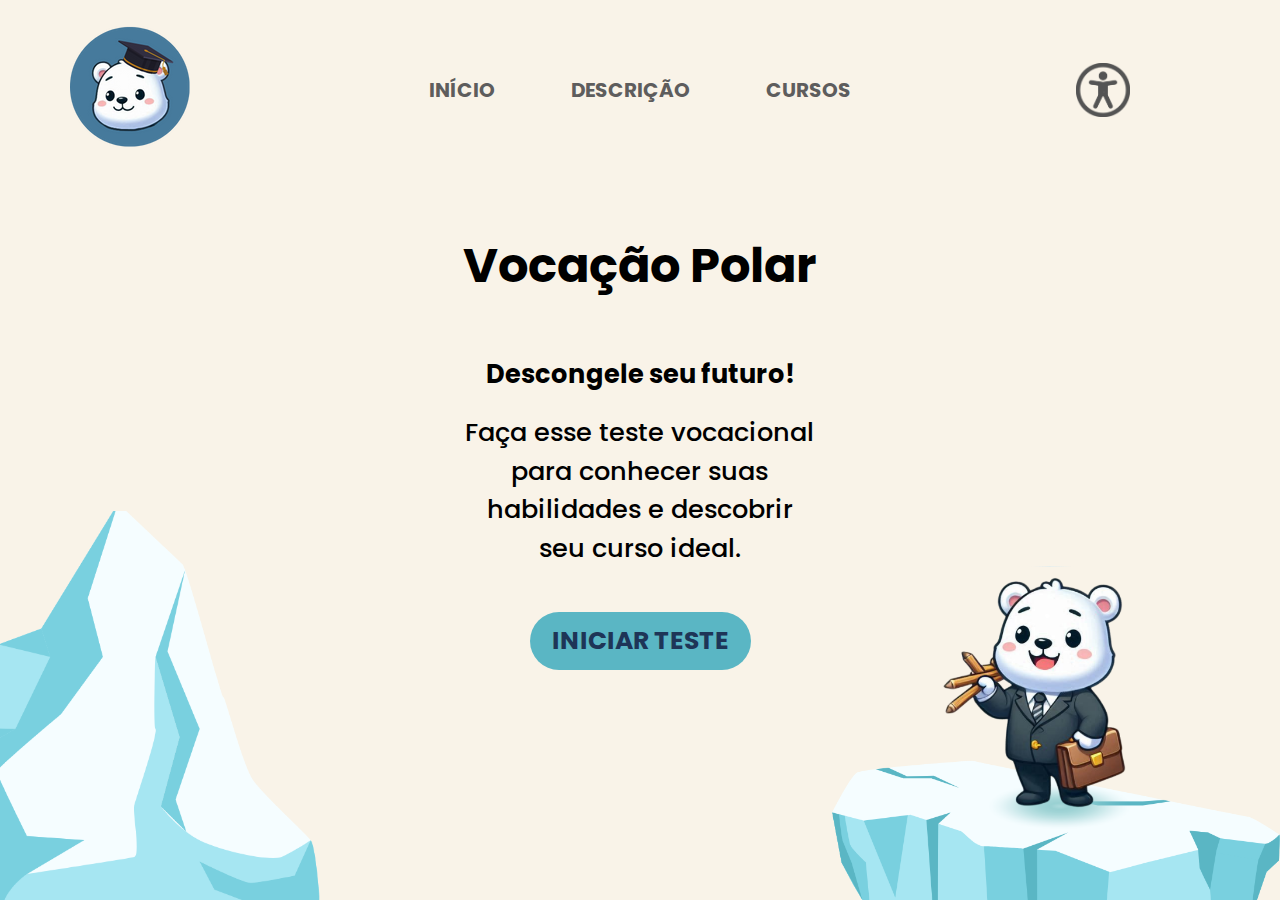
<file: index.html>
<!DOCTYPE html>
<html lang="pt-br">
<head>
    <meta charset="UTF-8">
    <meta name="viewport" content="width=device-width, initial-scale=1.0">
    <link rel="shortcut icon" type="image/png" href="../img/Teste-vocacional.ico">
    <link rel="stylesheet" href="style.css">
    <title>Vocação Polar - Descongele seu futuro!</title> 
</head>
<body>
    <header>
    <div class="img">
      <a href="index.html">  <img src="img/logo.png"  alt="Logo Urso com a lapela" class="imgLogo"></a>
    </div>

    <nav id="nav-bar">
        <ul>
            <li><a href="index.html">INÍCIO</a></li>
            <li><a href="descricao.html" data-target="descricao.html" class="nav-link">DESCRIÇÃO</a></li>
            <li><a href="cursos.html" data-target="cursos.html" class="nav-link">CURSOS</a></li>
        </ul>
    </nav>

    <div class="btn1">
    <img src="img/acess.png" alt="Botão de Acessibilidade" class="imgAcess"> 
  </div>

</header>

    <main class="carrossel"> 
        <div class="image-container">
            <img id="leftImage" class="left-image" src="img/gelo.png" alt="Iceberg">

            <div class="center-container" id="centerContainer">
                
               
                <h1>Vocação Polar</h1>
            <h2>Descongele seu futuro!</h2> 
                <p>Faça esse teste vocacional para conhecer suas habilidades e descobrir seu curso ideal.</p>
                <button class="btnIniciar" onclick="window.location.href='index2.html'"> INICIAR TESTE </button>
                <div class="logoetec">
                </div>
            </div>
            
            <img id="rightImage" class="right-image" src="img/urso.png" alt="Iceberg com o urso mascote">
        </div>
        
    </main>

  
    
   
</body>
<style>
        .btn1 {
            width: 33vw;
            display: flex;
            justify-content: flex-end;
            padding-right: 150px; /* Reduz o padding para mover a imagem para a esquerda */
            align-self: center;
            position: relative; /* Necessário para posicionar a mensagem */
        }

        .imgAcess {
            height: 6vh;
            cursor: pointer;
        }

        .btn1:hover::after {
            content: "Em desenvolvimento...";
            position: absolute;
            top: 100%; /* Posição abaixo da imagem */
            right: 55px; /* Ajuste para posicionar a caixa um pouco mais à esquerda */
            background-color: #ffffff; /* Cor de fundo da caixa de texto */
            color: #000000; /* Cor do texto */
            padding: 20px; /* Aumenta o padding para tornar a caixa maior */
            height: 300px; /* Altura da caixa de texto */
            width: auto; /* Largura automática da caixa */
            border-radius: 5px;
            font-size: 1em; /* Aumenta o tamanho do texto */
            white-space: nowrap;
            margin-top: 5px; /* Espaço entre a imagem e a caixa de texto */
            
            /* Centralização do texto */
            display: flex;
            align-items: center;
            justify-content: center;
            border-radius: 10px;
            box-shadow: 0px 4px 8px rgba(65, 180, 247, 0.3);
        }
</style>

   
</html>
</file>
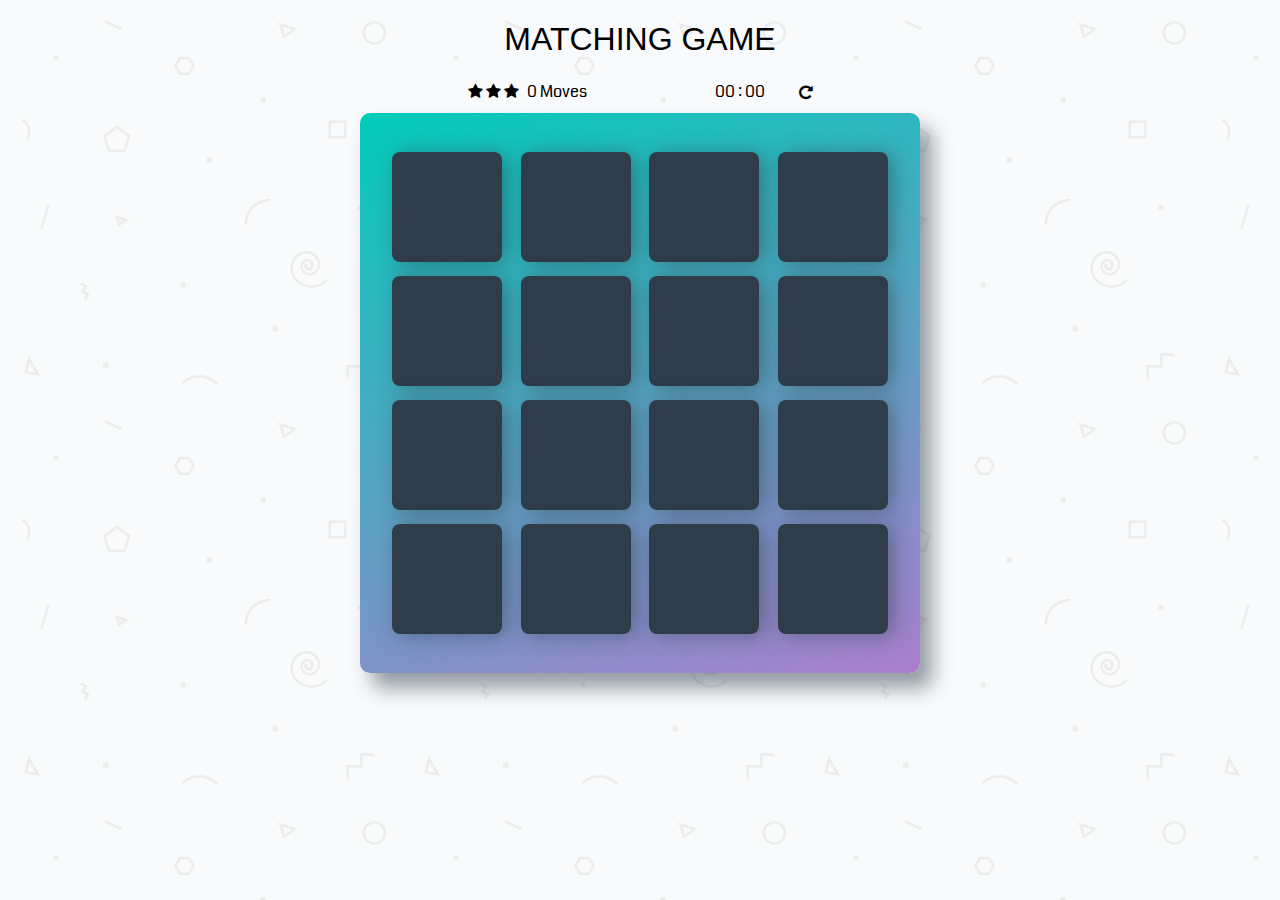
<file: resultado/memory/index.html>
<!doctype html>
<html lang="en">
<head>
    <meta charset="utf-8">
    <title>Matching Game</title>
    <meta http-equiv="X-UA-Compatible" content="IE=edge"/>
    <meta name="viewport" content="width=device-width, initial-scale=1"/>
    <meta name="description" content="">
    <!-- font awesome CDN -->
    <link rel="stylesheet prefetch" href="https://maxcdn.bootstrapcdn.com/font-awesome/4.6.1/css/font-awesome.min.css">
    <!-- font awesome local file for backup -->
    <link rel="stylesheet" href="css/font-awesome.min.css">
    <!-- code font family -->
    <link rel="stylesheet prefetch" href="https://fonts.googleapis.com/css?family=Coda">
    <!-- animate.css CDN -->
    <link rel="stylesheet"href="https://cdnjs.cloudflare.com/ajax/libs/animate.css/3.5.2/animate.min.css">
    <!-- animate.css library file for backup -->
    <link rel="stylesheet" href="css/animate.min.css">
    <!-- my main stylesheet file -->
    <link rel="stylesheet" href="css/app.css">
    <!-- resposive file  -->
    <link rel="stylesheet" href="css/responsive.css">
</head>
<body>
    <!-- start of preloader -->
    <div id="preloader">
      <ul class="preloader-dick">
        <li class="preloader-card">
          <i class="fa fa-bicycle"></i>
        </li>
        <li class="preloader-card">
          <i class="fa fa-bicycle"></i>
        </li>
        <li class="preloader-card">
          <i class="fa fa-paper-plane-o"></i>
        </li>
        <li class="preloader-card">
          <i class="fa fa-paper-plane-o"></i>
        </li>
      </ul>
      <div class="preloader-txt">
        <p>Loading...</p>
      </div>
    </div>
    <!-- end of preloader -->
    <div class="container">
        <header>
            <h1>Matching Game</h1>
        </header>

        <section class="score-panel">
        	<ul class="stars">
        		<li><i class="star-one fa fa-star"></i></li>
        		<li><i class="star-two fa fa-star"></i></li>
        		<li><i class="star-three fa fa-star"></i></li>
        	</ul>

        	<span class="moves">0</span> Moves

          <div class="float-right">
            <div id="timer-show" class="float-left">
              <span id="time-info">00 : 00</span>
            </div>
            <div id="restart" class="restart-icon__holder float-right">
          		<i class="fa fa-repeat"></i>
          	</div>
          </div>
        </section>

        <ul class="deck">
            <li class="card animated">
                <i class="fa fa-diamond"></i>
            </li>
            <li class="card animated">
                <i class="fa fa-paper-plane-o"></i>
            </li>
            <li class="card animated">
                <i class="fa fa-anchor"></i>
            </li>
            <li class="card animated">
                <i class="fa fa-bolt"></i>
            </li>
            <li class="card animated">
                <i class="fa fa-cube"></i>
            </li>
            <li class="card animated">
                <i class="fa fa-anchor"></i>
            </li>
            <li class="card animated">
                <i class="fa fa-leaf"></i>
            </li>
            <li class="card animated">
                <i class="fa fa-bicycle"></i>
            </li>
            <li class="card animated">
                <i class="fa fa-diamond"></i>
            </li>
            <li class="card animated">
                <i class="fa fa-bomb"></i>
            </li>
            <li class="card animated">
                <i class="fa fa-leaf"></i>
            </li>
            <li class="card animated">
                <i class="fa fa-bomb"></i>
            </li>
            <li class="card animated">
                <i class="fa fa-bolt"></i>
            </li>
            <li class="card animated">
                <i class="fa fa-bicycle"></i>
            </li>
            <li class="card animated">
                <i class="fa fa-paper-plane-o"></i>
            </li>
            <li class="card animated">
                <i class="fa fa-cube"></i>
            </li>
        </ul>
    </div>
    <!-- win game message section  -->
    <div id="win-message-section">
      <!-- start of leader board  -->
      <section id="leader-board" class="fade-out">
        <header>
          <h2>High Scores</h2>
        </header>
        <article>
          <div class="leader-board__info">
            <span class="leader-board__score">#1 <span class="score-show"></span></span>
          </div>
          <div class="leader-board__info">
            <span class="leader-board__score">#2 <span class="score-show"></span></span>
          </div>
          <div class="leader-board__info">
            <span class="leader-board__score">#3 <span class="score-show"></span></span>
          </div>
        </article>
        <div class="scored"></div>
      </section>
      <!-- end of leader board -->
      <div class="righ-mark">
        <!-- (svg Congratulations Page Done Icon, with my own styles) from : https://codepen.io/abhijit_mishra/pen/yXWwqd -->
        <svg version="1.1" id="tick" xmlns="http://www.w3.org/2000/svg" xmlns:xlink="http://www.w3.org/1999/xlink" x="0px" y="0px" viewBox="0 0 37 37" style="enable-background:new 0 0 37 37;" xml:space="preserve">
          <path class="circ path" d="M30.5,6.5L30.5,6.5c6.6,6.6,6.6,17.4,0,24l0,0c-6.6,6.6-17.4,6.6-24,0l0,0c-6.6-6.6-6.6-17.4,0-24l0,0C13.1-0.2,23.9-0.2,30.5,6.5z"/>
          <polyline class="tick path" points="11.6,20 15.9,24.2 26.4,13.8 "/>
        </svg>
      </div>
      <div class="fade-out game-win-info">
        <h2>
          Congratulations! You Won!
        </h2>
        <div class="txt-holder">
          <p class="txt" id="win-info">
            with <span id="moves-number"></span> moves and <span id="stars-info"></span><br> in <span id="seconds-info"></span>
          </p>
          <p class="txt">Wooooooo!</p>
        </div>
        <div id="play-again" class="play-again__botton">Play again!</div>
      </div>
    </div>
    <!-- end of win game message section -->
    <script src="js/jquery-3.3.1.slim.min.js"></script>
    <script src="js/app.js"></script>
</body>
</html>
</file>
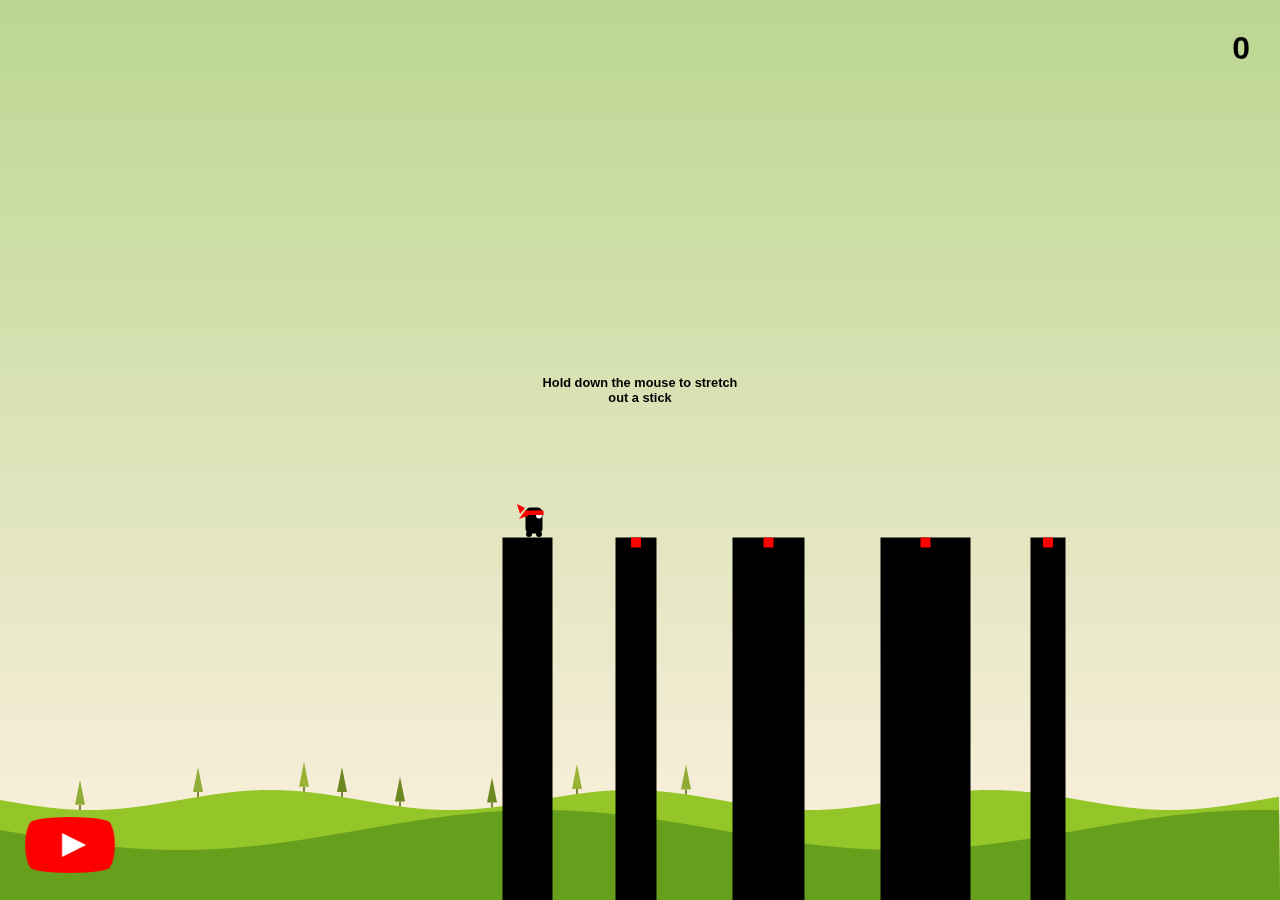
<file: resultado/stick/index.html>
<!DOCTYPE html>
<html lang="en">
<head>
    <meta charset="UTF-8">
    <meta name="viewport" content="width=device-width, initial-scale=1.0">
    <title>Stick</title>
    <link rel="stylesheet" href="style.css">
</head>
<body>
    <div class="container">
        <div id="score"></div>
        <canvas id="game" width="375" height="375"></canvas>
        <div id="introduction">Hold down the mouse to stretch out a stick</div>
        <div id="perfect">DOUBLE SCORE</div>
        <button id="restart">RESTART</button>
      </div>
      
      <a id="youtube" href="https://youtu.be/eue3UdFvwPo" target="_top">
        <span>See how this game was made</span>
      </a>
      <div id="youtube-card">
        How to create a Stick Hero game with JavaScript and HTML Canvas
      </div>

    <script src="script.js"></script>
</body>
</html>
</file>
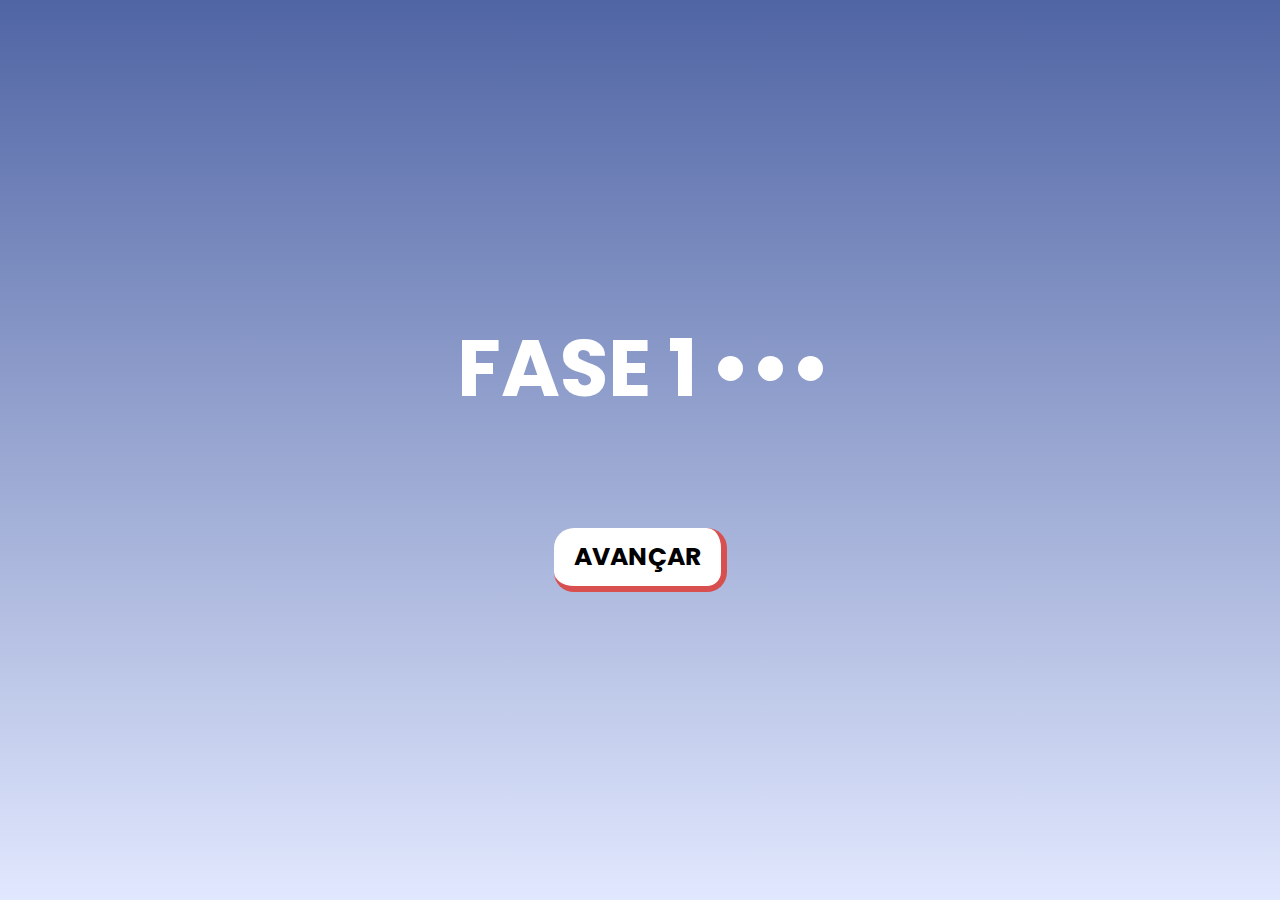
<file: carregamento1.html>
<!DOCTYPE html>
<html lang="pt-BR">
<head>
    <meta charset="UTF-8">
    <meta name="viewport" content="width=device-width, initial-scale=1.0">
    <link rel="shortcut icon" type="image/png" href="../img/Teste-vocacional.ico">
    <title>Carregando...</title>
    <style> 
    @import url('https://fonts.googleapis.com/css2?family=Montserrat:ital,wght@0,100..900;1,100..900&family=Poppins:ital,wght@0,100;0,200;0,300;0,400;0,500;0,600;0,700;0,800;0,900;1,100;1,200;1,300;1,400;1,500;1,600;1,700;1,800;1,900&display=swap');

         body {
            display: flex;
            justify-content: center;
            align-items: center;
            height: 100vh;
            margin: 0;
            font-family: 'Poppins', sans-serif;
            overflow: hidden;
            background: linear-gradient(to top, #e1e8fe, #27418fcf); /* Cor de fundo escura */
            flex-direction: column;
            row-gap: 100px;
          
        }

        .snowflake {
            position: absolute;
            top: -10px;
            width: 10px;
            height: 10px;
            background: white;
            opacity: 0.9;
            border-radius: 50%;
            pointer-events: none;
            animation: fall linear infinite;
        }

        @keyframes fall {
            0% {
                transform: translateY(-100px);
                opacity: 0.9;
            }
            100% {
                transform: translateY(100vh);
                opacity: 0.3;
            }
        }
        

        .container {
            display: flex;
            align-items: center;
            font-size: 5rem; /* Aumenta o tamanho da fonte */
            font-weight: bold;
            color: #ffffff;
        }

        .loading {
            display: flex;
            align-items: flex-end;
            gap: 15px; /* Espaço entre a palavra e as bolinhas */
            margin-left: 20px; /* Espaço entre a palavra e as bolinhas */
        }

        .loading div {
            width: 25px;
            height: 25px;
            border-radius: 50%;
            background-color: #ffffff;
            animation: bounce 1.2s infinite ease-in-out, colorChange 1.2s infinite ease-in-out;
        }

        .loading div:nth-child(1) {
            animation-delay: -0.4s;
        }

        .loading div:nth-child(2) {
            animation-delay: -0.2s;
        }

        .loading div:nth-child(3) {
            animation-delay: 0s;
        }

        @keyframes bounce {
            0%, 100% {
                transform: translateY(0);
            }
            50% {
                transform: translateY(-20px);
            }
        }

        @keyframes colorChange {
            0% {
                background-color: #f1f3fc;
            }
            50% {
                background-color: #27418f;
            }
            100% {
                background-color: #181921;
            }
        }

        button{
            padding: 10px 20px;
            border-radius: 20px;
            border: none;
            font-size: 25px;
            font-family: 'Poppins', sans-serif;
            background-color: white;
            font-weight: bold;
            border-right: 6px solid #d84f4f;
            border-bottom: 6px solid #d84f4f;
        }

        button:hover{
            background-color: #d84f4f;
            color: white;
            
        }

    </style>
</head>
<body>
    <div class="container">
        FASE 1
        <div class="loading">
            <div></div>
            <div></div>
            <div></div>
        </div>
    </div>

    <a href="quest1.html"><button id="avancar-btn"> AVANÇAR </button></a>
    <script>
        function createSnowflake() {
            const snowflake = document.createElement('div');
            snowflake.classList.add('snowflake');
            snowflake.style.left = Math.random() * 100 + 'vw'; // Largura aleatória da tela
            snowflake.style.animationDuration = Math.random() * 3 + 2 + 's'; // Duração aleatória entre 2s e 5s
            snowflake.style.width = Math.random() * 3 + 3 + 'px'; // Largura aleatória entre 5px e 10px
            snowflake.style.height = snowflake.style.width; // Manter altura igual à largura
            document.body.appendChild(snowflake);

            // Remove o floco de neve quando ele sai da tela
            snowflake.addEventListener('animationend', () => {
                snowflake.remove();
            });
        }

        // Cria um floco de neve a cada 100ms
        setInterval(createSnowflake, 100);
    </script>
</body>
</html>
</file>
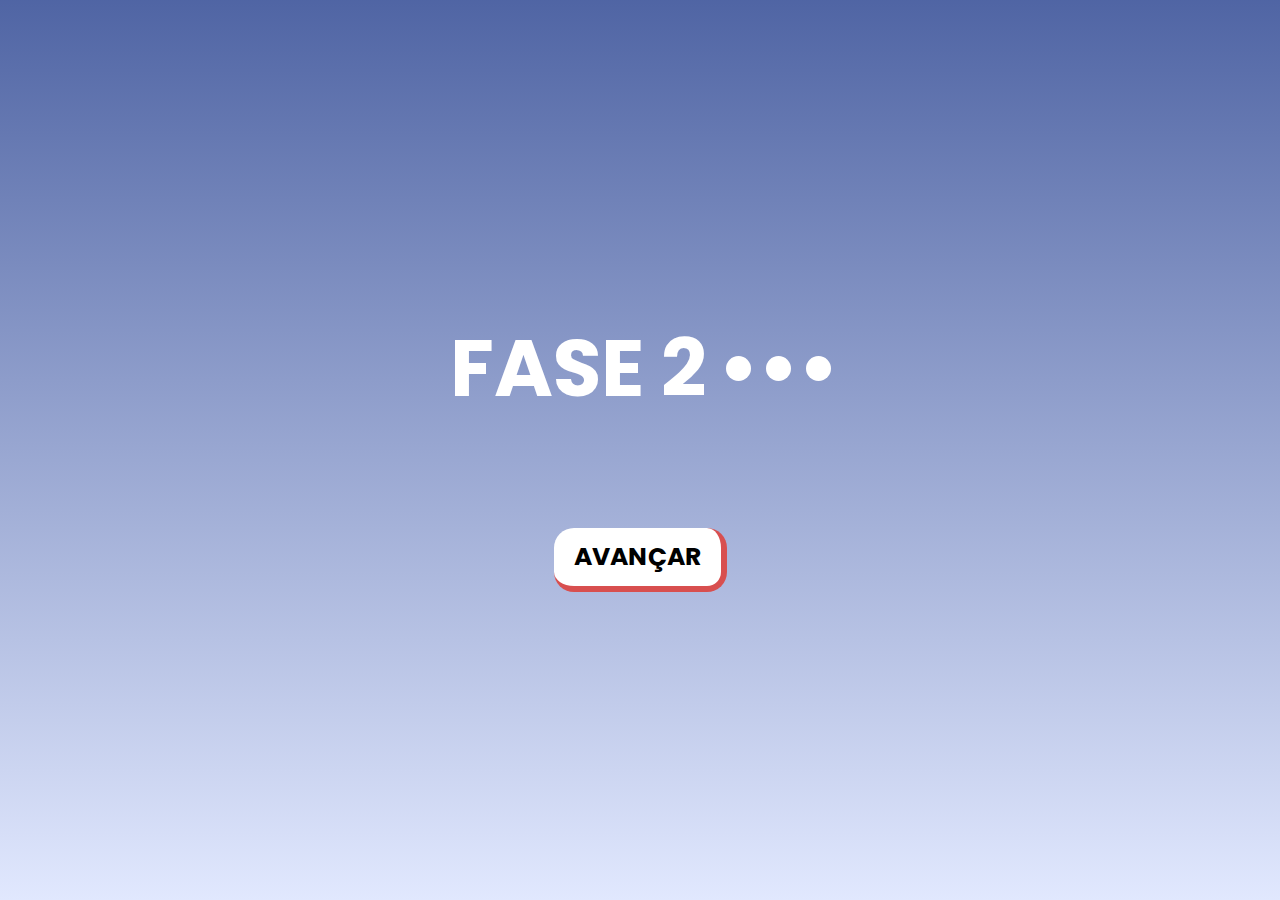
<file: carregamento2.html>
<!DOCTYPE html>
<html lang="pt-BR">
<head>
    <meta charset="UTF-8">
    <meta name="viewport" content="width=device-width, initial-scale=1.0">
    <link rel="shortcut icon" type="image/png" href="../img/Teste-vocacional.ico">
    <title>Carregando...</title>
    <style> 
    @import url('https://fonts.googleapis.com/css2?family=Montserrat:ital,wght@0,100..900;1,100..900&family=Poppins:ital,wght@0,100;0,200;0,300;0,400;0,500;0,600;0,700;0,800;0,900;1,100;1,200;1,300;1,400;1,500;1,600;1,700;1,800;1,900&display=swap');

         body {
            display: flex;
            justify-content: center;
            align-items: center;
            height: 100vh;
            margin: 0;
            font-family: 'Poppins', sans-serif;
            overflow: hidden;
            background: linear-gradient(to top, #e1e8fe, #27418fcf); /* Cor de fundo escura */
            flex-direction: column;
            row-gap: 100px;
          
        }

        .snowflake {
            position: absolute;
            top: -10px;
            width: 10px;
            height: 10px;
            background: white;
            opacity: 0.9;
            border-radius: 50%;
            pointer-events: none;
            animation: fall linear infinite;
        }

        @keyframes fall {
            0% {
                transform: translateY(-100px);
                opacity: 0.9;
            }
            100% {
                transform: translateY(100vh);
                opacity: 0.3;
            }
        }
        

        .container {
            display: flex;
            align-items: center;
            font-size: 5rem; /* Aumenta o tamanho da fonte */
            font-weight: bold;
            color: #ffffff;
        }

        .loading {
            display: flex;
            align-items: flex-end;
            gap: 15px; /* Espaço entre a palavra e as bolinhas */
            margin-left: 20px; /* Espaço entre a palavra e as bolinhas */
        }

        .loading div {
            width: 25px;
            height: 25px;
            border-radius: 50%;
            background-color: #ffffff;
            animation: bounce 1.2s infinite ease-in-out, colorChange 1.2s infinite ease-in-out;
        }

        .loading div:nth-child(1) {
            animation-delay: -0.4s;
        }

        .loading div:nth-child(2) {
            animation-delay: -0.2s;
        }

        .loading div:nth-child(3) {
            animation-delay: 0s;
        }

        @keyframes bounce {
            0%, 100% {
                transform: translateY(0);
            }
            50% {
                transform: translateY(-20px);
            }
        }

        @keyframes colorChange {
            0% {
                background-color: #f1f3fc;
            }
            50% {
                background-color: #27418f;
            }
            100% {
                background-color: #181921;
            }
        }

        button{
            padding: 10px 20px;
            border-radius: 20px;
            border: none;
            font-size: 25px;
            font-family: 'Poppins', sans-serif;
            background-color: white;
            font-weight: bold;
            border-right: 6px solid #d84f4f;
            border-bottom: 6px solid #d84f4f;
        }

        button:hover{
            background-color: #d84f4f;
            color: white;
            
        }

    </style>
</head>
<body>
    <div class="container">
        FASE 2
        <div class="loading">
            <div></div>
            <div></div>
            <div></div>
        </div>
    </div>

    <a href="quest2.html"><button id="avancar-btn"> AVANÇAR </button></a>
    <script>
        function createSnowflake() {
            const snowflake = document.createElement('div');
            snowflake.classList.add('snowflake');
            snowflake.style.left = Math.random() * 100 + 'vw'; // Largura aleatória da tela
            snowflake.style.animationDuration = Math.random() * 3 + 2 + 's'; // Duração aleatória entre 2s e 5s
            snowflake.style.width = Math.random() * 3 + 3 + 'px'; // Largura aleatória entre 5px e 10px
            snowflake.style.height = snowflake.style.width; // Manter altura igual à largura
            document.body.appendChild(snowflake);

            // Remove o floco de neve quando ele sai da tela
            snowflake.addEventListener('animationend', () => {
                snowflake.remove();
            });
        }

        // Cria um floco de neve a cada 100ms
        setInterval(createSnowflake, 100);
    </script>
</body>
</html>
</file>
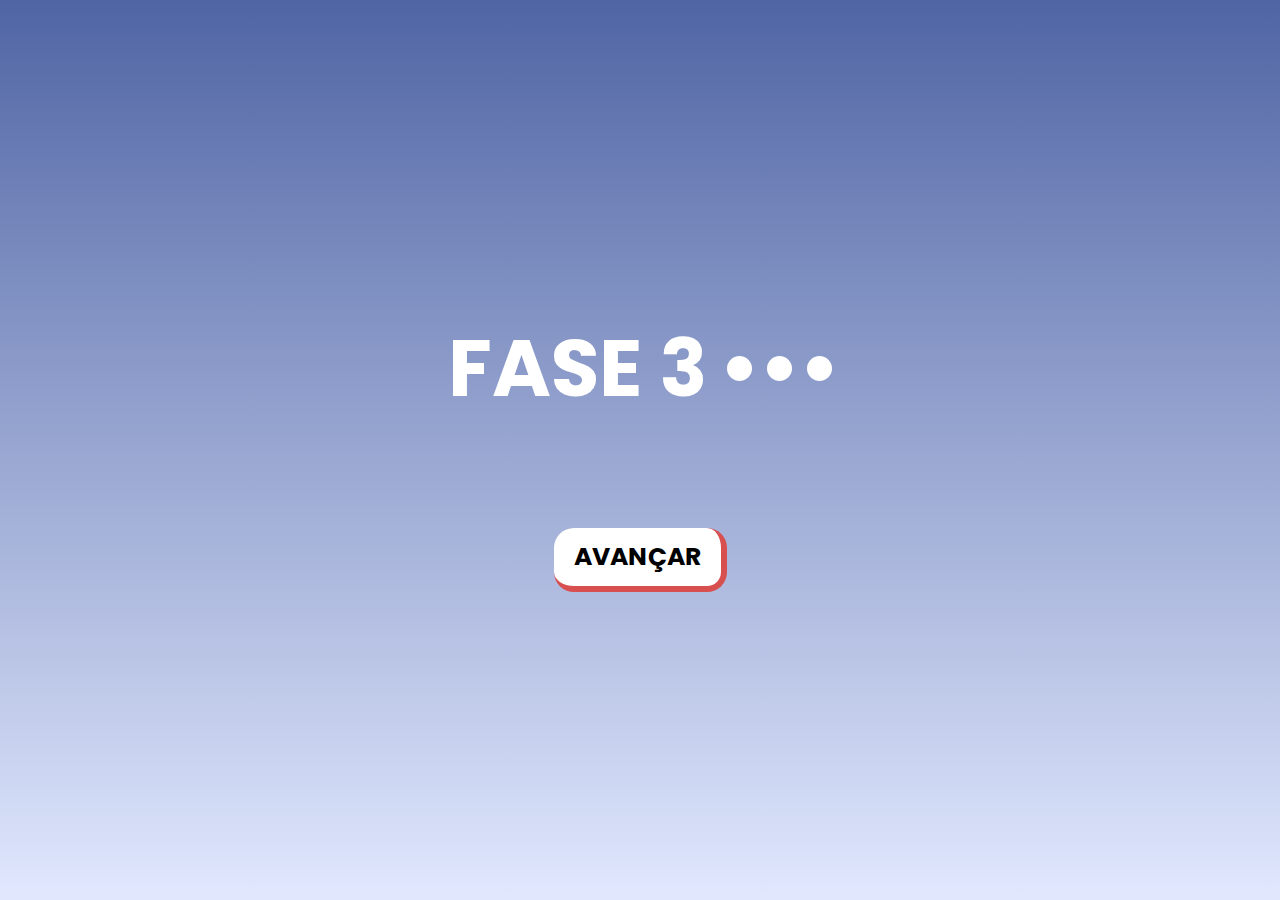
<file: carregamento3.html>
<!DOCTYPE html>
<html lang="pt-BR">
<head>
    <meta charset="UTF-8">
    <meta name="viewport" content="width=device-width, initial-scale=1.0">
    <link rel="shortcut icon" type="image/png" href="../img/Teste-vocacional.ico">
    <title>Carregando...</title>
    <style> 
    @import url('https://fonts.googleapis.com/css2?family=Montserrat:ital,wght@0,100..900;1,100..900&family=Poppins:ital,wght@0,100;0,200;0,300;0,400;0,500;0,600;0,700;0,800;0,900;1,100;1,200;1,300;1,400;1,500;1,600;1,700;1,800;1,900&display=swap');

         body {
            display: flex;
            justify-content: center;
            align-items: center;
            height: 100vh;
            margin: 0;
            font-family: 'Poppins', sans-serif;
            overflow: hidden;
            background: linear-gradient(to top, #e1e8fe, #27418fcf); /* Cor de fundo escura */
            flex-direction: column;
            row-gap: 100px;
          
        }

        .snowflake {
            position: absolute;
            top: -10px;
            width: 10px;
            height: 10px;
            background: white;
            opacity: 0.9;
            border-radius: 50%;
            pointer-events: none;
            animation: fall linear infinite;
        }

        @keyframes fall {
            0% {
                transform: translateY(-100px);
                opacity: 0.9;
            }
            100% {
                transform: translateY(100vh);
                opacity: 0.3;
            }
        }
        

        .container {
            display: flex;
            align-items: center;
            font-size: 5rem; /* Aumenta o tamanho da fonte */
            font-weight: bold;
            color: #ffffff;
        }

        .loading {
            display: flex;
            align-items: flex-end;
            gap: 15px; /* Espaço entre a palavra e as bolinhas */
            margin-left: 20px; /* Espaço entre a palavra e as bolinhas */
        }

        .loading div {
            width: 25px;
            height: 25px;
            border-radius: 50%;
            background-color: #ffffff;
            animation: bounce 1.2s infinite ease-in-out, colorChange 1.2s infinite ease-in-out;
        }

        .loading div:nth-child(1) {
            animation-delay: -0.4s;
        }

        .loading div:nth-child(2) {
            animation-delay: -0.2s;
        }

        .loading div:nth-child(3) {
            animation-delay: 0s;
        }

        @keyframes bounce {
            0%, 100% {
                transform: translateY(0);
            }
            50% {
                transform: translateY(-20px);
            }
        }

        @keyframes colorChange {
            0% {
                background-color: #f1f3fc;
            }
            50% {
                background-color: #27418f;
            }
            100% {
                background-color: #181921;
            }
        }

        button{
            padding: 10px 20px;
            border-radius: 20px;
            border: none;
            font-size: 25px;
            font-family: 'Poppins', sans-serif;
            background-color: white;
            font-weight: bold;
            border-right: 6px solid #d84f4f;
            border-bottom: 6px solid #d84f4f;
        }

        button:hover{
            background-color: #d84f4f;
            color: white;
            
        }

    </style>
</head>
<body>
    <div class="container">
        FASE 3
        <div class="loading">
            <div></div>
            <div></div>
            <div></div>
        </div>
    </div>

    <button id="avancar-btn"> AVANÇAR </button>

    <script>

function createSnowflake() {
            const snowflake = document.createElement('div');
            snowflake.classList.add('snowflake');
            snowflake.style.left = Math.random() * 100 + 'vw'; // Largura aleatória da tela
            snowflake.style.animationDuration = Math.random() * 3 + 2 + 's'; // Duração aleatória entre 2s e 5s
            snowflake.style.width = Math.random() * 4 + 4 + 'px'; // Largura aleatória entre 5px e 10px
            snowflake.style.height = snowflake.style.width; // Manter altura igual à largura
            document.body.appendChild(snowflake);

            // Remove o floco de neve quando ele sai da tela
            snowflake.addEventListener('animationend', () => {
                snowflake.remove();
            });
        }

        // Cria um floco de neve a cada 100ms
        setInterval(createSnowflake, 100);


        // Função para calcular o grupo com mais pontos
        function calcularGrupoComMaisPontos(pontuacao) {
            let maxGrupo = null;
            let maxPontos = -1;

            for (let grupo in pontuacao) {
                if (pontuacao[grupo] > maxPontos) {
                    maxPontos = pontuacao[grupo];
                    maxGrupo = grupo;
                }
            }
            return maxGrupo;
        }

        // Função para redirecionar com base no grupo com mais pontos
        function redirecionarParaPagina(grupo) {
            let urlDestino;

            switch (grupo) {
                case 'GRP1':
                    urlDestino = 'P2/grp1.html';
                    break;
                case 'GRP2':
                    urlDestino = 'P2/grp2.html';
                    break;
                case 'GRP3':
                    urlDestino = 'P2/grp3.html';
                    break;
                case 'GRP4':
                    urlDestino = 'P2/grp4.html';
                    break;
                default:
                    urlDestino = 'pagina_default.html';
            }

            window.location.href = urlDestino;
        }

        // Função para inicializar o cálculo e redirecionamento
        function inicializar() {
            let pontuacao = JSON.parse(localStorage.getItem('pontuacao'));

            if (pontuacao) {
                let grupoComMaisPontos = calcularGrupoComMaisPontos(pontuacao);
                
                // Exibe a pontuação no console para depuração
                console.log('Pontuação:', pontuacao);
                console.log('Grupo com mais pontos:', grupoComMaisPontos);

                // Redireciona para a página apropriada
                redirecionarParaPagina(grupoComMaisPontos);
            } else {
                console.log('Nenhuma pontuação encontrada.');
            }
        }

        // Adiciona o evento de clique ao botão "Avançar"
        document.getElementById('avancar-btn').addEventListener('click', inicializar);
    </script>
</body>
</html>
</file>
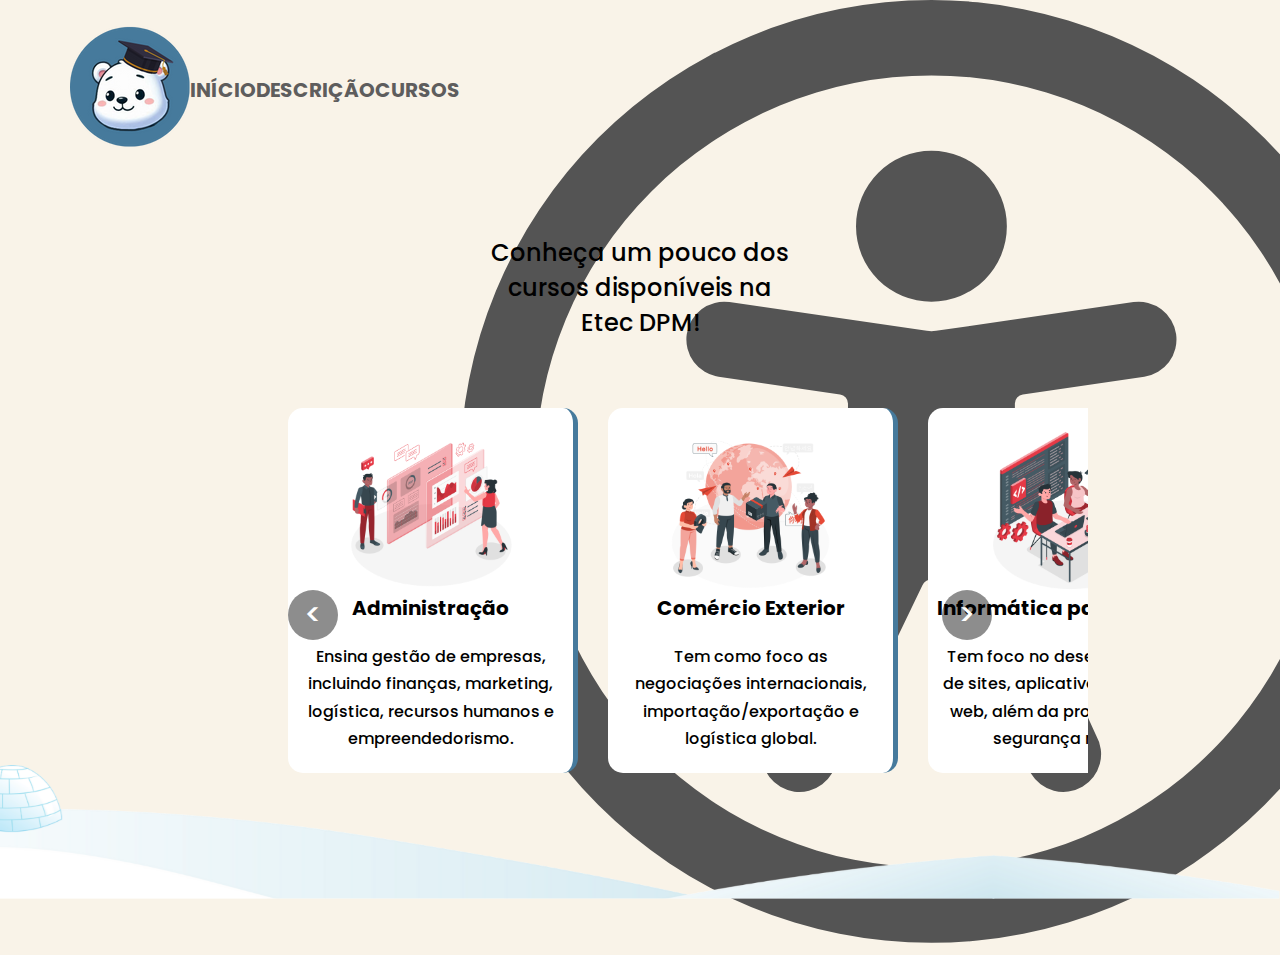
<file: cursos.html>
<!DOCTYPE html>
<html lang="pt-br">
<head>
    <meta charset="UTF-8">
    <meta name="viewport" content="width=device-width, initial-scale=1.0">
    <link rel="shortcut icon" type="image/png" href="img/Teste-vocacional.ico">
    <link rel="stylesheet" href="style.css">
    
    <link rel="stylesheet" href="https://fontawesome.com/icons/chevron-left?f=classic&s=solid"> 
    <title>Vocação Polar - Descongele seu futuro! </title>
</head>
<body>
    <header>
      <div class="img">
        <a href="index.html">  <img src="img/logo.png"  alt="Logo Urso com a lapela" class="imgLogo"></a>
      </div>
    
        <nav id="nav-bar">
            <ul>
                <li><a href="index.html">INÍCIO</a></li>
                <li><a href="descricao.html" >DESCRIÇÃO</a></li>
                <li><a href="cursos.html" >CURSOS</a></li>
            </ul>
        </nav>
    
        <div class="btn1">
          <img src="img/acess.png" alt="Botão de Acessibilidade" class="imgAcess">  
      </div>
    
    </header>



    <main class="mainCursos">
       
        <div class="carrosel-cursos">
         <h2>Conheça um pouco dos cursos disponíveis na Etec DPM!</h2>
        <section>
            <div id="cCarousel">
              <div class="arrow" id="prev"> < </div>
              <div class="arrow" id="next"> > </div>  
          
              <div id="carousel-vp">
                <div id="cCarousel-inner">
          
                  <article class="cCarousel-item">
                    <img src="img/adm.png" alt="Ícone de Administração">
                    <div class="infos">
                      <h3>Administração</h3>
                      
                      <p>Ensina gestão de empresas, incluindo finanças, marketing, logística, recursos humanos  e empreendedorismo.</p>
                    </div>
                  </article>
          
                  <article class="cCarousel-item">
                    <img src="img/comex.png" alt="Ícone de Comércio Exterior">
                    <div class="infos">
                      <h3>Comércio Exterior</h3>
                      <p>Tem como foco as negociações internacionais, importação/exportação e logística global.</p>
                    </div>
                  </article>
          
                  <article class="cCarousel-item">
                    <img src="img/info.png" alt="Ícone de Informática para Internet">
                    <div class="infos">
                      <h3>Informática para Internet</h3>
                      <p>Tem foco no desenvolvimento de sites, aplicativos e soluções web, além da programação e segurança na web.</p>
                    </div>
                  </article>
          
                  <article class="cCarousel-item">
                    <img src="img/mark.png" alt="Ícone de Marketing">
                    <div class="infos">
                      <h3>Marketing</h3>
                      <p>Ensina estratégias de vendas, análise de mercado e promoção de marcas, atraindo e fidelizando clientes.</p>
                    </div>
                  </article>
          
                  <article class="cCarousel-item">
                    <img src="img/rh.png" alt="Ícone de Recursos Humanos">
                    <div class="infos">
                      <h3>Recursos Humanos</h3>
                      <p>Prepara para gerenciar pessoas, recrutamento, desenvolvimento de equipes e relações trabalhistas.</p>
                    </div>
                  </article>
          
                  <article class="cCarousel-item">
                    <img src="img/st.png" alt="Ícone de Segurança do Trabalho">
                    <div class="infos">
                      <h3>Segurança do Trabalho</h3>
                      <p>Ensina a prevenir acidentes e promover a segurança no ambiente laboral.</p>
                    </div>
                  </article>
                  <article class="cCarousel-item">
                    <img src="img/sj.png" alt="Ícone de Serviços Jurídicos">
                    <div class="infos">
                      <h3>Serviços Jurídicos</h3>
                      <p>Ensina como atuar com processos e suporte técnico em atividades jurídicas, auxiliando advogados.</p>
                    </div>
                  </article>
                </div>
              </div>
            </div>
          </section>
    </main>
</div>

<div class="image-footer-cursos">
        <img src="img/footer_cursos.png " alt="Neve com iglu ao canto inferior esquerdo" width="100%">
    </div>

<script>
    const prev = document.querySelector("#prev");
const next = document.querySelector("#next");

let carouselVp = document.querySelector("#carousel-vp");

let cCarouselInner = document.querySelector("#cCarousel-inner");
let carouselInnerWidth = cCarouselInner.getBoundingClientRect().width;

let leftValue = 0;

// Variable used to set the carousel movement value (card's width + gap)
const totalMovementSize =
  parseFloat(
    document.querySelector(".cCarousel-item").getBoundingClientRect().width,
    10
  ) +
  parseFloat(
    window.getComputedStyle(cCarouselInner).getPropertyValue("gap"),
    10
  );

prev.addEventListener("click", () => {
  if (!leftValue == 0) {
    leftValue -= -totalMovementSize;
    cCarouselInner.style.left = leftValue + "px";
  }
});

next.addEventListener("click", () => {
  const carouselVpWidth = carouselVp.getBoundingClientRect().width;
  if (carouselInnerWidth - Math.abs(leftValue) > carouselVpWidth) {
    leftValue -= totalMovementSize;
    cCarouselInner.style.left = leftValue + "px";
  }
});

const mediaQuery510 = window.matchMedia("(max-width: 510px)");
const mediaQuery770 = window.matchMedia("(max-width: 770px)");

mediaQuery510.addEventListener("change", mediaManagement);
mediaQuery770.addEventListener("change", mediaManagement);

let oldViewportWidth = window.innerWidth;

function mediaManagement() {
  const newViewportWidth = window.innerWidth;

  if (leftValue <= -totalMovementSize && oldViewportWidth < newViewportWidth) {
    leftValue += totalMovementSize;
    cCarouselInner.style.left = leftValue + "px";
    oldViewportWidth = newViewportWidth;
  } else if (
    leftValue <= -totalMovementSize &&
    oldViewportWidth > newViewportWidth
  ) {
    leftValue -= totalMovementSize;
    cCarouselInner.style.left = leftValue + "px";
    oldViewportWidth = newViewportWidth;
  }
}

</script>
</body>
</html>
</file>
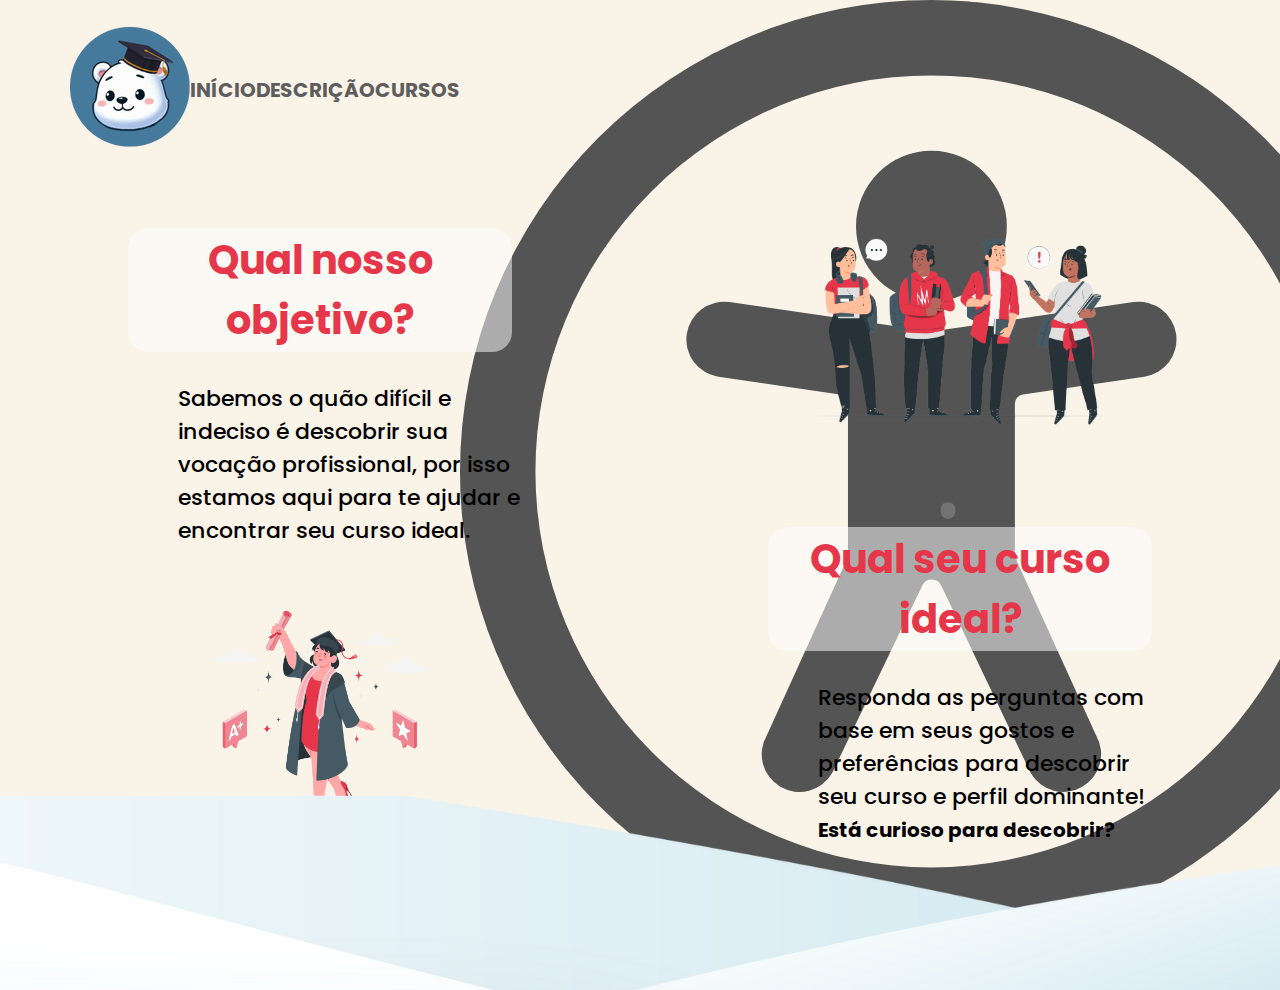
<file: descricao.html>
<!DOCTYPE html>
    <html lang="pt-br">
    <head>
        <meta charset="UTF-8">
        <meta name="viewport" content="width=device-width, initial-scale=1.0">
        <link rel="shortcut icon" type="image/png" href="img/Teste-vocacional.ico">
        <link rel="stylesheet" href="style.css">
        <title>Vocação Polar - Descongele seu futuro! </title>
    </head>
    <body> 
        <header>
            <div class="img">
                <a href="index.html">  <img src="img/logo.png"  alt="Logo Urso com a lapela" class="imgLogo"></a>
              </div>

            <nav id="nav-bar">
                <ul>
                    <li><a href="index.html">INÍCIO</a></li>
                    <li><a href="descricao.html">DESCRIÇÃO</a></li>
                    <li><a href="cursos.html">CURSOS</a></li>
                </ul>
            </nav>

            <div class="btn1">
                <img src="img/acess.png" alt="Botão de Acessibilidade" class="imgAcess">  
              </div>
        </header>



        <main class="mainDescricao">
            <div class="left_container" id="left_container"> 

                <div class="caixa_texto">
                    <h2>Qual nosso objetivo?</h2>
                    <p> Sabemos o quão difícil e indeciso é descobrir sua vocação profissional, por isso estamos aqui para te ajudar e encontrar seu curso ideal.</p>
                </div>

                <img src="img/cursoIdeal.png" alt="Mulher com um Diploma na Mão">
                
            </div>


            <div class="right_container" id="right_container"> 
                <img src="img/jovem.png" alt="Jovens estudantes com materiais congelados no fundo">

                <div class="caixa_texto">
                    <h2>Qual seu curso ideal?</h2>
                    <p>Responda as perguntas com base em seus gostos e preferências para descobrir seu curso e perfil dominante! <strong> Está curioso para descobrir? </strong></p>
                </div>
            </div>
        </main>

    <div class="image-footer">
            <img src="img/footer_descricao.png" alt="Neve com iglu ao canto inferior direito">
        </div>

   
    </body>
    </html>
</file>
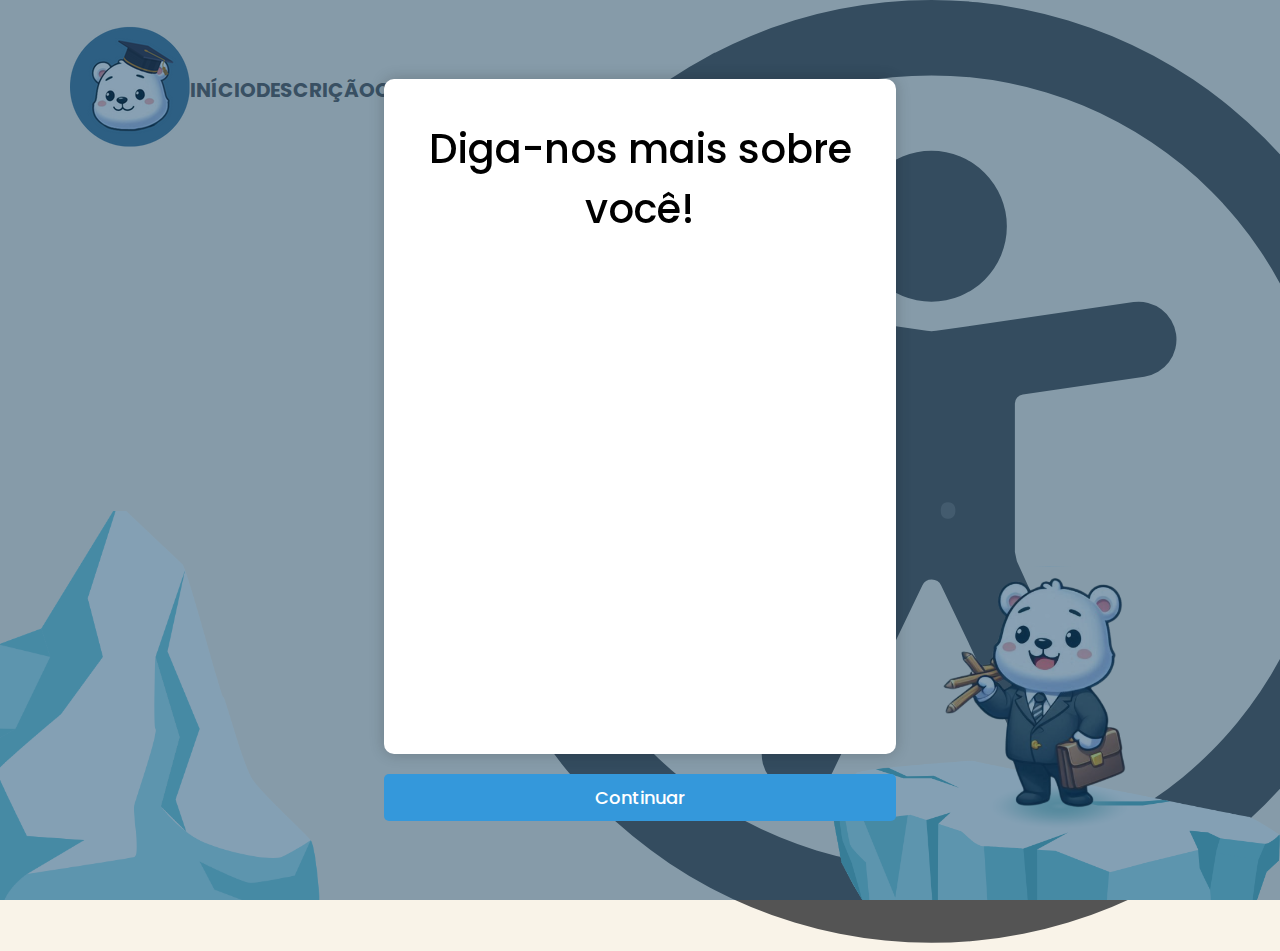
<file: index2.html>
<!DOCTYPE html>
<html lang="pt-br">
<head>
    <meta charset="UTF-8">
    <meta name="viewport" content="width=device-width, initial-scale=1.0">
    <link rel="shortcut icon" type="image/png" href="../img/Teste-vocacional.ico">
    <link rel="stylesheet" href="style.css">
    <title>Vocação Polar - Descongele seu futuro!</title> 
</head>
<body>
    <header>
    <div class="img">
      <a href="index.html">  <img src="img/logo.png"  alt="Logo Urso com a lapela" class="imgLogo"></a>
    </div>

    <nav id="nav-bar">
        <ul>
            <li><a href="index.html">INÍCIO</a></li>
            <li><a href="descricao.html" data-target="descricao.html" class="nav-link">DESCRIÇÃO</a></li>
            <li><a href="cursos.html" data-target="cursos.html" class="nav-link">CURSOS</a></li>
        </ul>
    </nav>

    <div class="btn1">
    <img src="img/acess.png" alt="Botão de Acessibilidade" class="imgAcess">  
  </div>

</header>

    <main class="carrossel"> 
        <div class="image-container">
            <img id="leftImage" class="left-image" src="img/gelo.png" alt="Iceberg">

            <div class="center-container" id="centerContainer">
                
               
                <h1>Vocação Polar</h1>
            <h2>Descongele seu futuro!</h2> 
                <p>Faça esse teste vocacional para conhecer suas habilidades e descobrir seu curso ideal.</p>
                <button class="btnIniciar"> INICIAR TESTE </button>
                <div class="logoetec">
                </div>
            </div>
            
            <img id="rightImage" class="right-image" src="img/urso.png" alt="Iceberg com o urso mascote">
        </div>
        
    </main>

  
    <!-- Modais de Alerta -->
    <!-- Primeira Modal -->
    <div id="modal1" class="modal" style="display: flex; flex-direction: column;">
        <div class="modal-content" style="display: flex; flex-direction: column; width: 40vw;" > 
            
            <form action="cadastro.php" method="post" style="display: none;">
            
                
                            <h2>Nos diga mais sobre você!</h2>
                            <p class="pLogin"> Informe seu dados para começar o teste</p>
                            <form id="loginForm">
                                <div id="errorMessage" style="color: red; display: none; margin-bottom: 20px; margin-top: 10px;"></div>
                               <div class="caixaLogin">
                                <div class="textbox">
                                    <input type="text" id="name" name="nome" placeholder="Nome Completo" required>
                                </div>
                                <div class="textbox">
                                    <input type="number" id="age" name="idade" placeholder="Idade" required>
                                </div>
                                <div class="textbox">
                                    <select name="escola" id="school">
                                      <option value="nulo">Selecione sua escola</option>
                                      <option value="ABILIO FONTES PROF">ABILIO FONTES PROF</option>
                                      <option value="ADHERBAL DE PAULA FERREIRA">ADHERBAL DE PAULA FERREIRA</option>
                                      <option value="ALCEU">ALCEU GOMES DA SILVA PROF</option>
                                      <option value="ASTOR VASQUES LOPES PROF">ASTOR VASQUES LOPES PROF</option>
                                      <option value="ATALIBA JULIO DE OLIVEIRA PROF">ATALIBA JULIO DE OLIVEIRA PROF</option>
                                      <option value="CARLOS EDUARDO MATTARAZZO CARREIRA PROF">CARLOS EDUARDO MATTARAZZO CARREIRA PROF</option>
                                      <option value="CORINA CACAPAVA BARTH PROFA">CORINA CACAPAVA BARTH PROFA</option>
                                      <option value="DARCY VIEIRA">DARCY VIEIRA</option>
                                      <option value="DARCY PEREIRA DE MORAES">DARCY PEREIRA DE MORAES</option>
                                      <option value="BERNARDES JUNIOR DESEMBARGADOR">BERNARDES JUNIOR DESEMBARGADOR</option>
                                      <option value="ELISIARIO MARTINS DE MELLO PROF">ELISIARIO MARTINS DE MELLO PROF</option>
                                      <option value="ERNESTA XAVIER RABELO ORSI PROF">ERNESTA XAVIER RABELO ORSI PROF</option>
                                      <option value="ERNESTINA LOUREIRO MIRANDA PROFA">ERNESTINA LOUREIRO MIRANDA PROFA</option>
                                      <option value="EURINY DE SOUZA VIEIRA PROFA">EURINY DE SOUZA VIEIRA PROFA</option>
                                      <option value="FERNANDO PRESTES CEL">FERNANDO PRESTES CEL</option>
                                      <option value="FONSECA MAJOR">FONSECA MAJOR</option>
                                      <option value="JAIR BARTH PROF">JAIR BARTH PROF</option>
                                      <option value="JOSE DA CONCEICAO HOLTZ PROF">JOSE DA CONCEICAO HOLTZ PROF</option>
                                      <option value="JUVENAL PAIVA PEREIRA PROF">JUVENAL PAIVA PEREIRA PROF</option>
                                      <option value="MARIA DE LOURDES BARREIROS CARVALHO PROFA">MARIA DE LOURDES BARREIROS CARVALHO PROFA</option>
                                      <option value="MODESTO TAVARES DE LIMA PROF">MODESTO TAVARES DE LIMA PROF</option>
                                      <option value="PEIXOTO GOMIDE">PEIXOTO GOMIDE</option>
                                      <option value="PERICLES GALVAO PROF">PERICLES GALVAO PROF</option>
                                      <option value="SEBASTIAO PINTO PROF">SEBASTIAO PINTO PROF</option>
                                      <option value="SEBASTIAO VILLACA PROF">SEBASTIAO VILLACA PROF</option>
                                      <option value="VIRGILIO SILVEIRA PROF">VIRGILIO SILVEIRA PROF</option>
                                      </select>
                             </div>     
                             <div class="textbox">
                  <select name="serie" id="grade">

                    <option value="0">Selecione sua Série</option>
                    <option value="6">6° ano</option>
                    <option value="7">7° ano</option>
                    <option value="8">8° ano</option>
                    <option value="9">9° ano</option>
                    <option value="10">1° Ensino Médio</option>
                    <option value="11">2° Ensino Médio</option>
                    <option value="12">3° Ensino Médio</option>
                    <option value="13">Já formado</option>
                  </select>
                </div>
                            </div>
                               

                            
                            </form>
                            <h1 style="color: rgb(0, 0, 0); font-family: Poppins, sans-serif; font-size: 40px;">Diga-nos mais sobre você!</h1>
                            <!-- TESTE -->
                            <iframe src="https://docs.google.com/forms/d/e/1FAIpQLScVHwqzAHpNBjxLAo-g6dtIznCqI3dIrmKtyTJNoh7AuqO8fA/viewform?embedded=true" width="600" height="936" frameborder="0" marginheight="0" marginwidth="0">
                           Carregando…</iframe>
                        
                        </div>
                        
                        <button onclick="handleFormSubmit(event)" type="submit" class="btn2">Continuar</button>
                       
                    </form>
                   
        </div>
    
    <!-- Segunda Modal -->
    
    <!-- Terceira Modal -->
    <div id="modal3" class="modal">
        <div class="modal-content">
            <p class="tutorial">TUTORIAL</p>
            <h3>Mostre-nos seus interesses respondendo as perguntas!</h3>
            <div class="caixaPergunta"> Do que você mais gosta? </div><div class="int"><img src="./img/interro.png" alt="" width="90px"></div>
            <img src="./img/browser.png" alt="" srcset="" width="40px" class="brow">
            <div class="alternativa-contai">
            <img src="./img/choc.png" alt="" class="choc-image">  
            <div class="alternativaText">Gosto de chocolate</div>
        </div>

        <div class="alternativa-contai"> 
            <img src="./img/ice.png" alt="" class="ice-image">
             <div class="alternativaText">  Gosto de sorvete</div>
        </div>
           <button onclick="showNextModal('modal4')">PRÓXIMO</button>
        </div>
    </div>

    <div id="modal4" class="modal">
        <div class="modal-content"> 
            <p class="tutorial">TUTORIAL</p>
             <h3>As imagens correspondem às respostas também!</h3>
            <div class="caixaPergunta"> Com quem você se identifica? </div>
            <div class="int"><img src="./img/interro.png" alt="" width="90px"></div>

            <img src="./img/browser.png" alt="" srcset="" width="40px" class="browIMG">
            <div class="imgTut">
                <img src="./img/chef.png" alt="" srcset="">
                <img src="./img/aero.png" alt="" srcset="">
                <img src="./img/fabr.png" alt="" srcset="">
                <img src="./img/pilot.png" alt="" srcset="">


            </div>
            
            
            <button onclick="closeModal('modal4')" class="btnTut">INICIAR</button>
        </div>
    </div>
    
    <script src="script.js"></script>
    <script>
        // Função para habilitar o botão "Continuar"
        function enableContinueButton() {
            document.getElementById('continueButton').disabled = false;
        }
        
        // Monitorar o iframe para mudanças na URL
        document.getElementById('googleFormIframe').onload = function() {
            const iframe = document.getElementById('googleFormIframe').contentWindow;
            iframe.onhashchange = function() {
                // Verifique a URL do iframe para uma mudança que indica que o formulário foi enviado
                if (iframe.location.href.includes('formResponse')) {
                    enableContinueButton();
                }
            };
        };
        
        // Função de envio do formulário padrão
        function handleFormSubmit(event) {
            event.preventDefault();
            showNextModal('modal3');
        }
        
        </script>
</body>
</html>
</file>
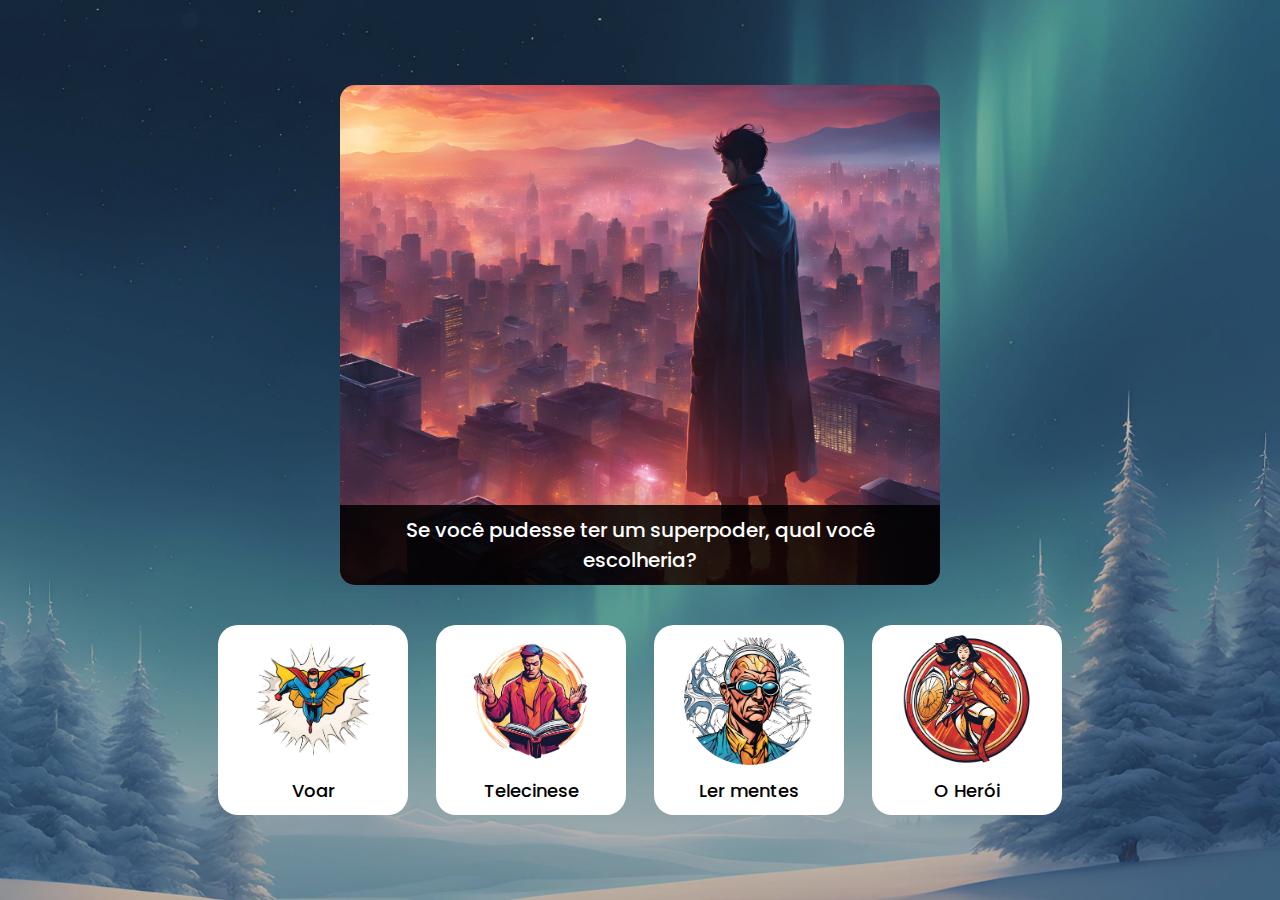
<file: quest1.html>
<!DOCTYPE html>
<html lang="pt-br">
<head>
    <meta charset="UTF-8">
    <meta name="viewport" content="width=device-width, initial-scale=1.0">
    <link rel="shortcut icon" type="image/png" href="../img/Teste-vocacional.ico">
    <title>Teste Vocacional</title>
    <link rel="stylesheet" href="style.css"> 
</head>
<body class="bodyQuest">

    <div id="content">
        <!-- Primeira pergunta -->
         
        <div class="card">
            <img src="./imgCardPerg/fundoPerg1.png" alt="Descrição da Imagem" class="card-img">
            <h3><p class="card-question">Se você pudesse ter um superpoder, qual você escolheria?</p></h3>
        </div>
    
        <div class="answers-container">
            <div class="input4 alternativa-btn" id="botao-0" onclick="registrarResposta('GRP1'); proximaPergunta(1)">
                <img src="./imgperg/voar.png" alt="Imagem 1">
                <span class="input4 alternativa-btn-text">Voar</span>
            </div>
            <div class="input4 alternativa-btn" id="botao-0" onclick="registrarResposta('GRP2'); proximaPergunta(1)">
                <img src="./imgperg/telecinese.png" alt="Imagem 2">
                <span class="input4 alternativa-btn-text">Telecinese</span>
            </div>
            <div class="input4 alternativa-btn" id="botao-0" onclick="registrarResposta('GRP3'); proximaPergunta(1)">
                <img src="./imgperg/ler.png" alt="Imagem 3">
                <span class="input4 alternativa-btn-text">Ler mentes</span>
            </div>
            <div class="input4 alternativa-btn" id="botao-0" onclick="registrarResposta('GRP4'); proximaPergunta(1)">
                <img src="./imgperg/heroina.png" alt="Imagem 4">
                <span class="input4 alternativa-btn-text">O Herói</span>
            </div>
        </div>
    <script>

        // Inicializa ou carrega pontuação do Local Storage
let pontuacao = {
    GRP1: 0,
    GRP2: 0,
    GRP3: 0,
    GRP4: 0
};

// Zera a pontuação no Local Storage quando o teste inicia
function iniciarTeste() {
    localStorage.removeItem('pontuacao'); // Remove qualquer pontuação existente
    pontuacao = {
        GRP1: 0,
        GRP2: 0,
        GRP3: 0,
        GRP4: 0
    };
    console.log('Pontuação inicializada:', pontuacao);
}

// Atualiza a pontuação e armazena no Local Storage
function registrarResposta(resposta) {
    pontuacao[resposta]++;
    localStorage.setItem('pontuacao', JSON.stringify(pontuacao));
    console.log(`Pontos Atualizados:`, pontuacao);
}




        // Função para exibir a próxima pergunta
        function proximaPergunta(pergunta) {
            if (pergunta === 1) {
                document.getElementById('content').innerHTML = `
                    <div class="container">
                        <div class="card2">
                            <img src="./imgCardPerg/fundoPerg2.png" alt="Descrição da Imagem" class="card2-img">
                            <h3><p class="card2-question">Em um trabalho de escola, qual seria sua função?</p></h3>
                        </div>
                        <div class="inputs2">
                            <button class="input2 alternativa-btn" id="botao-1" onclick="registrarResposta('GRP1'); proximaPergunta(2)"><strong>O Líder</strong>, planeja e organiza o projeto.</button>
                            <button class="input2 alternativa-btn" id="botao-2" onclick="registrarResposta('GRP2'); proximaPergunta(2)"><strong>O Inovador</strong>, propõe ideias e soluções originais.</button>
                            <button class="input2 alternativa-btn" id="botao-3" onclick="registrarResposta('GRP3'); proximaPergunta(2)"><strong>O Mentor</strong>, valoriza ouvir todos os pontos de vista.</button>
                            <button class="input2 alternativa-btn" id="botao-4" onclick="registrarResposta('GRP4'); proximaPergunta(2)"><strong>O Otimista</strong>, cria um ambiente positivo.</button>
                        </div>
                    </div>
                `;
            } else if (pergunta === 2) {
                document.getElementById('content').innerHTML = `
            <div class="card">
            <img src="imgCardPerg/fundoPerg3.png" alt="Descrição da Imagem" class="card-img">
            <h3><p class="card-question">Desses famosos, qual deles você gostaria de ser no futuro?</p></h3>
        </div>
    
        <div class="answers-container">
            <div class="input4 alternativa-btn" id="botao-0" onclick="registrarResposta('GRP1'); proximaPergunta(3)">
                <img src="imgperg/elon.png" alt="Imagem 1">
                <span class="input4 alternativa-btn-text">Elon Musk</span>
            </div>
            <div class="input4 alternativa-btn" id="botao-0" onclick="registrarResposta('GRP2'); proximaPergunta(3)">
                <img src="imgperg/mark.avif" alt="Imagem 2">
                <span class="input4 alternativa-btn-text">Mark Zuckerberg</span>
            </div>
            <div class="input4 alternativa-btn" id="botao-0" onclick="registrarResposta('GRP3'); proximaPergunta(3)">
                <img src="imgperg/martin1.jpg" alt="Imagem 3">
                <span class="input4 alternativa-btn-text">Martin L. King Jr</span>
            </div>
            <div class="input4 alternativa-btn" id="botao-0" onclick="registrarResposta('GRP4'); proximaPergunta(3)">
                <img src="imgperg/mandela.png" alt="Imagem 4">
                <span class="input4 alternativa-btn-text">Nelson Mandela</span>
            </div>
                `;}else if (pergunta === 3) {
                document.getElementById('content').innerHTML = `
                    <div class="container">
                        <div class="card2">
                            <img src="imgCardPerg/fundoPerg4.png" alt="Descrição da Imagem" class="card2-img">
                            <h3><p class="card2-question">Se você pudesse viajar no tempo, para qual época da história você iria?</p></h3>
                        </div>
                        <div class="inputs2">
                            <button class="input2 alternativa-btn" id="botao-1" onclick="registrarResposta('GRP1'); proximaPergunta(4)"><strong>A chegada do homem à Lua</strong>: um pequeno passo, um grande salto.</button>
                            <button class="input2 alternativa-btn" id="botao-2" onclick="registrarResposta('GRP2'); proximaPergunta(4)"><strong>Era de Ouro de Hollywood</strong>: uma inspiração nos clássicos.</button>
                            <button class="input2 alternativa-btn" id="botao-3" onclick="registrarResposta('GRP3'); proximaPergunta(4)"><strong>Nascimento do RAP</strong>: moda hippie e música de protesto.</button>
                            <button class="input2 alternativa-btn" id="botao-4" onclick="registrarResposta('GRP4'); proximaPergunta(4)"><strong>Anos 80</strong>: época criativa com novas músicas, estilos e tecnologias.</button>
                        </div>
                    </div> 
                `;} else if (pergunta === 4) {
                // Chama a função para verificar a pontuação e redirecionar
                verificarPontuacao();
            }
        }

       // Função para verificar a pontuação e redirecionar
       function verificarPontuacao() {
        // Salva a pontuação final no localStorage (já está sendo salvo nas funções anteriores)
    localStorage.setItem('pontuacao', JSON.stringify(pontuacao));

// Redireciona para a página desejada
window.location.href = 'memory/memory.html'; // Substitua pelo URL correto
}
            
            
            // Chama a função para iniciar o teste ao carregar a página
window.onload = iniciarTeste;

        
    </script>
</body>
</html>
</file>
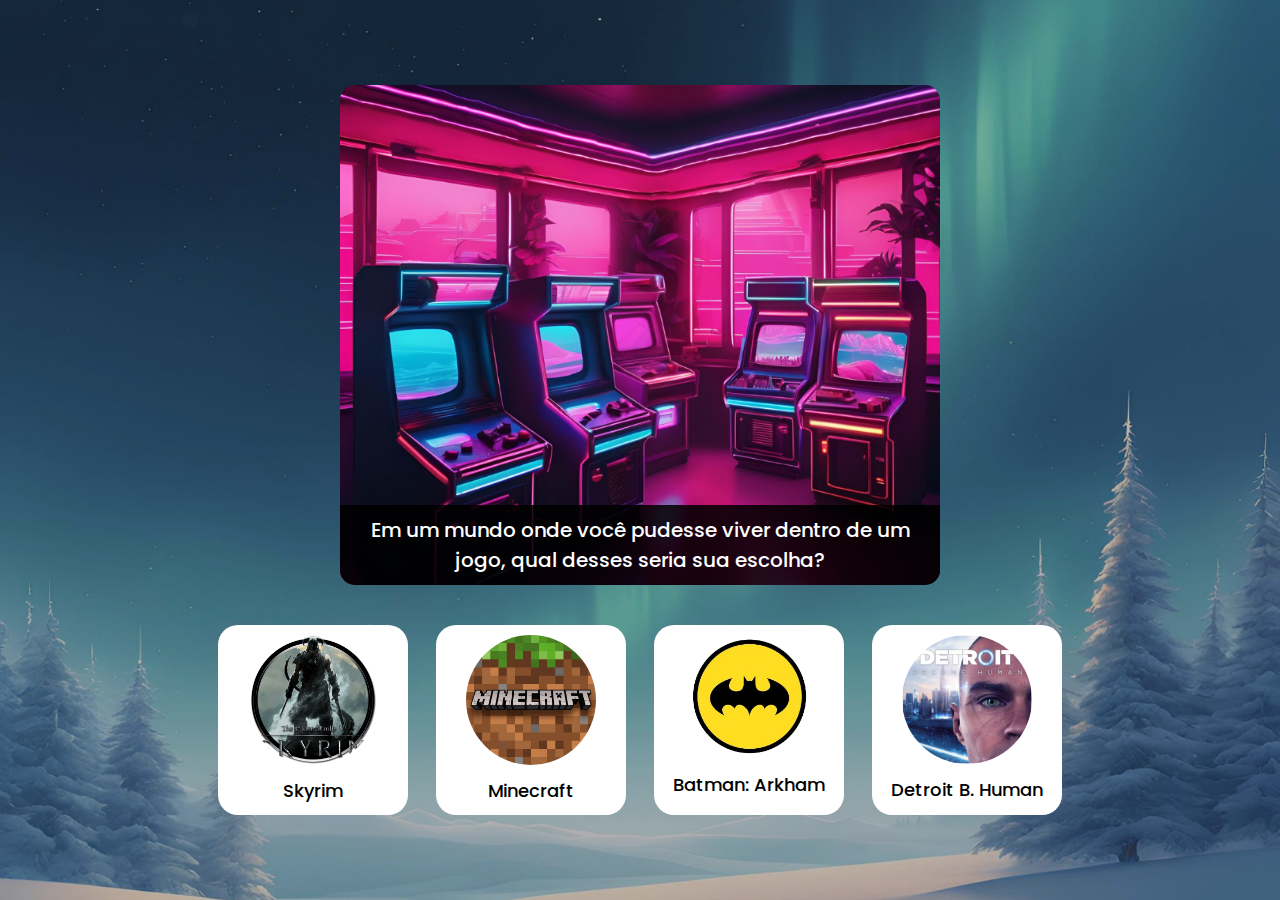
<file: quest2.html>
<!DOCTYPE html>
<html lang="pt-br">
<head>
    <meta charset="UTF-8">
    <meta name="viewport" content="width=device-width, initial-scale=1.0">
    <link rel="shortcut icon" type="image/png" href="../img/Teste-vocacional.ico">
    <title>Teste Vocacional</title>
    <link rel="stylesheet" href="style.css"> 
</head>
<body class="bodyQuest">
    <div id="content">
        
        <div class="card">
            <img src="imgCardPerg/fundoPerg5.png" alt="Descrição da Imagem" class="card-img">
            <h3><p class="card-question">Em um mundo onde você pudesse viver dentro de um jogo, qual desses seria sua escolha?</p></h3>
        </div>
    
        <div class="answers-container">
            <div class="input4 alternativa-btn" id="botao-0" onclick="registrarResposta('GRP1'); proximaPergunta(5)">
                <img src="imgperg/skyrim.png" alt="Imagem 1">
                <span class="input4 alternativa-btn-text">Skyrim</span>
            </div>
            <div class="input4 alternativa-btn" id="botao-0" onclick="registrarResposta('GRP2'); proximaPergunta(5)">
                <img src="imgperg/mine.png" alt="Imagem 2">
                <span class="input4 alternativa-btn-text">Minecraft</span>
            </div>
            <div class="input4 alternativa-btn" id="botao-0" onclick="registrarResposta('GRP3'); proximaPergunta(5)">
                <img src="imgperg/baticon.png" alt="Imagem 3">
                <span class="input4 alternativa-btn-text">Batman: Arkham</span>
            </div>
            <div class="input4 alternativa-btn" id="botao-0" onclick="registrarResposta('GRP4'); proximaPergunta(5)">
                <img src="imgperg/detroid.png" alt="Imagem 4">
                <span class="input4 alternativa-btn-text">Detroit B. Human</span>
            </div>
        </div>

    <script>
        // Carrega pontuação existente ou inicializa com valores do Local Storage
        let pontuacao = JSON.parse(localStorage.getItem('pontuacao')) || {
            GRP1: 0,
            GRP2: 0,
            GRP3: 0,
            GRP4: 0
        };

        // Função para registrar a resposta e atualizar pontuação
        function registrarResposta(resposta) {
    pontuacao[resposta]++;
    localStorage.setItem('pontuacao', JSON.stringify(pontuacao));
    console.log('Pontos Atualizados:', pontuacao);
}

        // Função para exibir a próxima pergunta da segunda página
        function proximaPergunta(pergunta) {
    // Salva a pontuação da página atual no localStorage
    localStorage.setItem('pontuacao_pagina_atual', JSON.stringify(pontuacao));

    if (pergunta === 5) {
        // Atualiza para a Pergunta 6
        document.getElementById('content').innerHTML = `
            <div id="content">
             <div class="card">
            <img src="imgCardPerg/fundoPerg6.png" alt="Descrição da Imagem" class="card-img">
            <h3><p class="card-question">Um misterioso laboratório de pesquisa te oferece um investimento ilimitado para desenvolver algo que revolucione o mundo. O que você criaria?</p></h3>
        </div>
    
        <div class="answers-container">
            <div class="input4 alternativa-btn" id="botao-0" onclick="registrarResposta('GRP1'); proximaPergunta(6)">
                <img src="ImgQuest/maqTemp.png" alt="Imagem 1">
                <span class="input4 alternativa-btn-text">Máquina do tempo</span>
            </div>
            <div class="input4 alternativa-btn" id="botao-0" onclick="registrarResposta('GRP2'); proximaPergunta(6)">
                <img src="ImgQuest/realidadeVir.png" alt="Imagem 2">
                <span class="input4 alternativa-btn-text">Realidade virtual</span>
            </div>
            <div class="input4 alternativa-btn" id="botao-0" onclick="registrarResposta('GRP3'); proximaPergunta(6)">
                <img src="ImgQuest/pocao.png" alt="Imagem 3">
                <span class="input4 alternativa-btn-text">Poção de cura</span>
            </div>
            <div class="input4 alternativa-btn" id="botao-0" onclick="registrarResposta('GRP4'); proximaPergunta(6)">
                <img src="ImgQuest/neuro.png" alt="Imagem 4">
                <span class="input4 alternativa-btn-text">Neurotecnologia</span>
            </div>
        </div>
        `;
    } else if (pergunta === 6) {
        // Atualiza para a Pergunta 7
        document.getElementById('content').innerHTML = `
            <div id="content">
                  <div class="card">
            <img src="imgCardPerg/fundoPerg7.png" alt="Descrição da Imagem" class="card-img">
            <h3><p class="card-question">Você está no The Walking Dead, qual item seria mais útil para você sobreviver?</p></h3>
        </div>
    
        <div class="answers-container">
            <div class="input4 alternativa-btn" id="botao-0" onclick="registrarResposta('GRP1'); proximaPergunta(7)">
                <img src="ImgQuest/camuflagem.png" alt="Imagem 1">
                <span class="input4 alternativa-btn-text">Traje camuflado </span>
            </div>
            <div class="input4 alternativa-btn" id="botao-0" onclick="registrarResposta('GRP2'); proximaPergunta(7)">
                <img src="ImgQuest/WalkTalk.png" alt="Imagem 2">
                <span class="input4 alternativa-btn-text">Rádio Walk Talk</span>
            </div>
            <div class="input4 alternativa-btn" id="botao-0" onclick="registrarResposta('GRP3'); proximaPergunta(7)">
                <img src="ImgQuest/bastao.png" alt="Imagem 3">
                <span class="input4 alternativa-btn-text">Taco de beisebol</span>
            </div>
            <div class="input4 alternativa-btn" id="botao-0" onclick="registrarResposta('GRP4'); proximaPergunta(7)">
                <img src="ImgQuest/kit.png" alt="Imagem 4">
                <span class="input4 alternativa-btn-text">Kit médico</span>
            </div>
        </div>
        `;
    } else if (pergunta === 7) {
        verificarPontuacao(); // Redireciona para a página final
    }
}

        // Função para verificar a pontuação final e redirecionar
        function verificarPontuacao() {
    // Salva a pontuação final no localStorage (já está sendo salvo nas funções anteriores)
    localStorage.setItem('pontuacao', JSON.stringify(pontuacao));

    // Redireciona para a página desejada
    window.location.href = 'stick/stick.html'; // Substitua pelo URL correto

    
}
    </script>
</body>
</html>
</file>
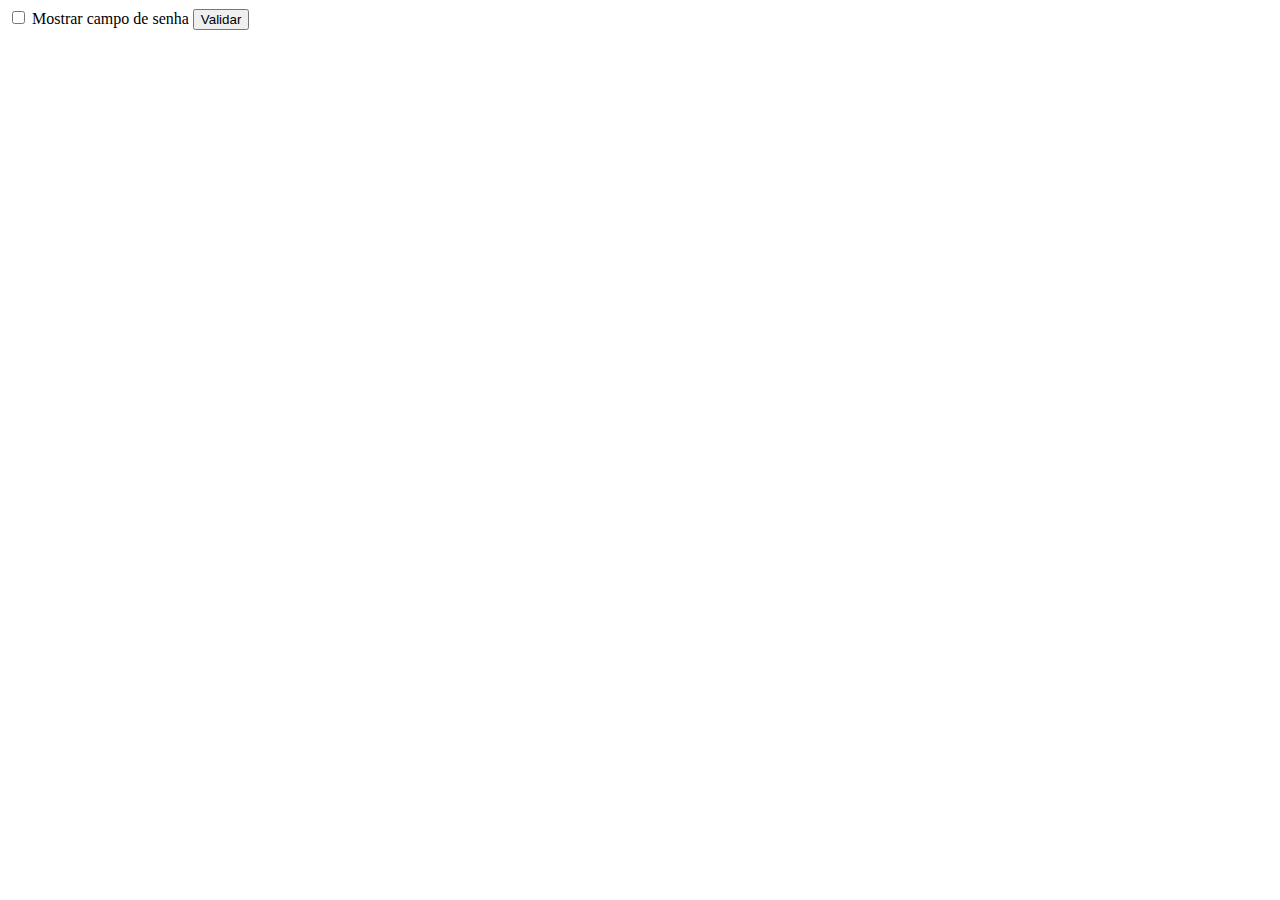
<file: TESTE.HTML>
<!DOCTYPE html>
<html lang="pt-br">
<head>
    <meta charset="UTF-8">
    <meta name="viewport" content="width=device-width, initial-scale=1.0">
    <link rel="shortcut icon" type="image/png" href="../img/Teste-vocacional.ico">
    <title>Formulário com Senha Condicional</title>
</head>
<body>
    <div class="container">
        <form>
            <input type="checkbox" id="showPassword" name="showPassword">
            <label for="showPassword">Mostrar campo de senha</label>
            <div id="passwordField" style="display: none;">
                <label for="password">Senha:</label>
                <input type="password" id="password" name="password">
            </div>
            <button type="button" onclick="validatePassword()">Validar</button>
        </form>
    </div>

    <script>
        const showPasswordCheckbox = document.getElementById('showPassword');
        const passwordField = document.getElementById('passwordField');

        showPasswordCheckbox.addEventListener('change', () => {
            passwordField.style.display = showPasswordCheckbox.checked ? 'block' : 'none';
        });

        function validatePassword() {
            const passwordInput = document.getElementById('password');
            const correctPassword = '10012007';

            if (passwordInput.value === correctPassword) {
                // Redireciona para a próxima página
                window.location.href = 'pagina_seguinte.html';
            } else {
                alert('Senha incorreta.');
            }
        }
    </script>
</body>
</html>
</file>
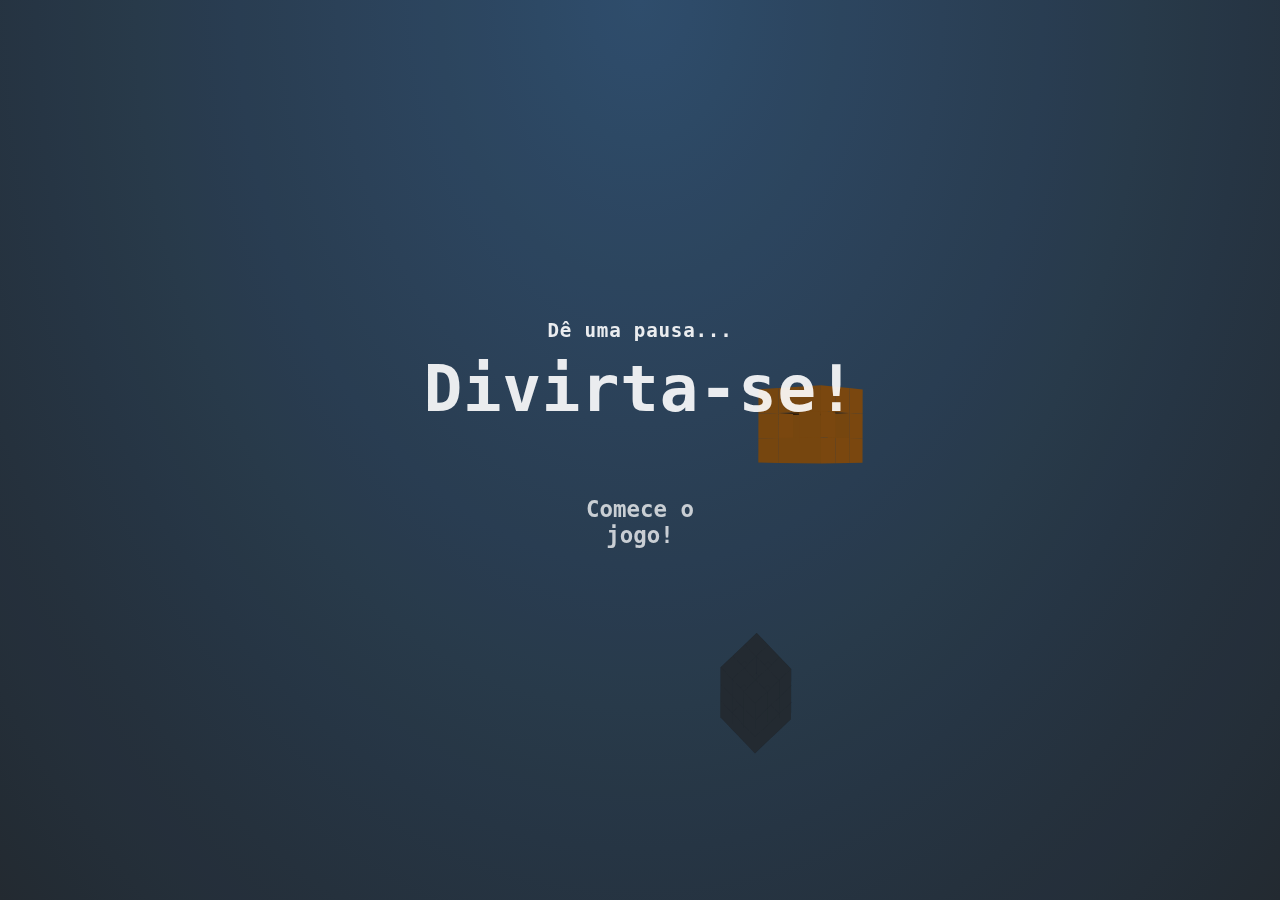
<file: fruit/fruitNinja.html>
<!DOCTYPE html>
<html lang="en">
<head>
    <meta charset="UTF-8">
    <meta name="viewport" content="width=device-width, initial-scale=1.0">
    <link rel="stylesheet" href="stylefruit.css">
    <title>Document</title>
</head>
<body>
<!-- Game canvas -->
<canvas id="c"></canvas>

<!-- Gameplay HUD -->
<div class="hud">
	<div class="hud__score">
		<div class="score-lbl"></div>
		<div class="cube-count-lbl"></div>
	</div>
	<div class="pause-btn"><div></div></div>
	<div class="slowmo">
		<div class="slowmo__bar"></div>
	</div>
</div>

<!-- Menu System -->
<div class="menus">
	<div class="menu menu--main">
		<h2>Dê uma pausa...</h2>
        <h1>Divirta-se!</h1>
		<button type="button" class="play-normal-btn" onclick="startTimer()">Comece o jogo!</button>
		<button type="button" class="play-casual-btn"></button>
	</div>
	<div class="menu menu--pause">
		<h1></h1>
		<button type="button" class="resume-btn"></button>
		<button type="button" class="menu-btn--pause"></button>
	</div>
	<div class="menu menu--score">
		<h1>VocÊ conseguiu desbloquear uma nova fase!</h1>
		<h2>Seu Score:</h2>
		<div class="final-score-lbl"></div>
		<div class="high-score-lbl"></div>
		<button type="button" class="play-again-btn">Passe para a próxima fase</button>
		<button type="button" class="menu-btn--score"></button>
	</div>
</div>

<script src="tetste.js"></script>


</body>
</html>
</file>
<file: style.css>
@import url('https://fonts.googleapis.com/css2?family=Montserrat:ital,wght@0,100..900;1,100..900&family=Poppins:ital,wght@0,100;0,200;0,300;0,400;0,500;0,600;0,700;0,800;0,900;1,100;1,200;1,300;1,400;1,500;1,600;1,700;1,800;1,900&display=swap');

*,::before,
::after  {
    margin: 0;
    padding: 0;
    box-sizing: border-box;
    font-weight: 500;
    font-family: "Poppins", sans-serif;     
}  

body {
    background-color: #f9f3e8;
    display: flex;
    flex-direction: column; 
    height: 100vh;
    overflow: hidden;
    min-height: 100vh;
    align-items: center;
    height: 100vh;
    margin: 0;
    justify-content: center;
}


/* ESTILO DO HEADER */

header {
    display: flex;
    justify-content: space-between;
    background-color: #f9f3e8;
    width: 100vw;
    height: 20vh;
    font-size: 20px;
    font-weight: 900;
    font-style: bold;
}

.img {
    width: 33vw;
    display: flex;
    padding-left: 70px;
    align-items: center;
}


nav {
    width: 33vw;
    align-self: center;
}

ul {
    display: flex;
    justify-content: space-between;
    width: 100%;
}

li {
    list-style-type: none;
 
}

a {
    text-decoration: none;
    color: #5e5d5d;
    font-weight: bold;
    
}

li:hover {
    cursor: pointer;
}




/*ESTILO DO MAIN*/

main {
    display: flex;
    justify-content: center;
    align-items: center;
    flex-direction: row;
    width: 100vw;
    height: calc(100vh - 20vh); /* Altura considerando a navbar */

}

.image-container {
    width: 100vw;
    height: calc(100vh - 20vh);
    display: flex;
    position: relative;
   
}

.image-container img {
    height: auto;
    position: absolute;

}

.left-image {
    left: 0;
    bottom: 0;
    max-width: 25%; /* Ajuste conforme necessário */
}

.right-image {
    right: 0;
    bottom: 0;
    max-width: 35%; /* Ajuste conforme necessário */
   
}

.center-container {
    display: flex;
    align-items: center;
    justify-content: center;
    flex-direction: column; /* Alinha elementos verticalmente */
    flex: 1;
    position: relative;
    width: 33vw;
    min-height: 60vh;
    text-align: center;
    gap: 20px;
}
.logoetec{
    background-image: url(https://bkpsitecpsnew.blob.core.windows.net/uploadsitecps/sites/90/2024/03/etec-darcy_pereira_de_moraes.png);
    background-size: contain;
    width: 300px;
    height: 100px;
    background-repeat: no-repeat;
    background-position: center;
    margin-top: 60px;
}


.carrossel h1, .carrossel h2, .carrossel p {
    margin: 0;
    width: 28vw;
}

.carrossel h1 {
    font-size: 3rem; /* Altere conforme necessário */
    margin-bottom: 0.5rem; /* Espaçamento entre h1 e h2 */
    font-weight: bold;
   
}

.carrossel h2 {
    font-size: 1.6rem; /* Altere conforme necessário */
    line-height: 1.5; /* Espaçamento entre linhas para a quebra de linha */
    margin-top: 25px;
    font-weight: bold;
}

.carrossel p{
    font-size: 1.6rem; /* Altere conforme necessário */
    line-height: 1.5; /* Espaçamento entre linhas para a quebra de linha */
}

.btnIniciar{
    background-color: #5ab6c4;
    color: #1e3557;
    font-weight: bold;
    border: none;
    padding: 10px 22px;
    font-size: 25px;
    border-radius: 50px;
    margin-top: 25px;
}

.btnIniciar:hover{
    background-color: #1e3557;
    color: #ffffff;
    font-weight: bold;
    cursor: pointer;
    
}
/*ESTILO DESCRIÇÃO*/

.mainDescricao{
    align-items: center;
}


.left_container {
    display: flex;
    align-items: center;
    justify-content: center;
    flex-direction: column; /* Alinha elementos verticalmente */
    left: 1;
    position: relative;
    width: 70vw;
    height: 100vh;
    text-align: left;
    gap: 50px;
    margin-top: 0;
    padding-top: 0;
}

.left_container > img {
    width: 40%;
 
  
}

.right_container > img{
    width: 45%;
    margin-bottom: 0px;
}

.right_container {
    display: flex;
    align-items: center;
    justify-content: center;
    flex-direction: column; /* Alinha elementos verticalmente */
    position: relative;
    width: 70vw;
    height: 100vh;
    gap: 100px;  
}

.caixa_texto{
    width: 30vw; 
    
}

.caixa_texto > h2{
    font-size: 40px;
    font-weight: bolder;
    color: #e63649;
    margin-bottom: 30px;
    background-color: #ffffff83;
    border-radius: 20px;
    padding: 2px ;
    text-align: center;
    
}

.caixa_texto > p{
    font-size: 22px;
    width: 93%;
    margin-left: 50px;
}


/*ESTILO FOOTER*/

.image-footer {
    height: 15vh; /* Ajuste a altura do footer conforme necessário */
    position: fixed;
    bottom: 0;
}

.image-footer-cursos {
    height: 15vh; /* Ajuste a altura do footer conforme necessário */
    position: fixed;
    bottom: 0;
}




/* STYLE CURSOS */

.mainCursos{
    align-items: center;
}

.carrosel-cursos{
    width: 100vw; 
    display: flex;
    flex-direction: column;
    height: 80vh;
    margin-top: 110px;
}

.carrosel-cursos > h2{
    align-self: center;
    text-align: center;
    width: 25%;
    padding-bottom: 50px;
}

::before,
::after {
  margin: 0;
  padding: 0;
  box-sizing: border-box;
}



#cCarousel {
  position: relative;
    width: 55vw;
  margin: auto;
 
}

#cCarousel .arrow {
  position: absolute;
  top: 50%;
  display: flex;
  width: 50px;
  height: 50px;
  justify-content: center;
  align-items: center;
  border-radius: 50%;
  z-index: 1;
  font-size: 30px;
  color: white;
  background: #00000072;
  cursor: pointer;
}

#cCarousel > #prev {
  left: 0px;
}

#cCarousel > #next {
  right: 0px;
}

#carousel-vp {
  width: 800px;
  height: 400px;
  display: flex;
  align-items: center;
  position: relative;
  overflow: hidden;
  margin: auto;
}

@media (max-width: 770px) {
  #carousel-vp {
    width: 510px;
  }
}

@media (max-width: 510px) {
  #carousel-vp {
    width: 250px;
  }
}

#cCarousel #cCarousel-inner {
  display: flex;
  position: absolute;
  transition: 0.3s ease-in-out;
  gap: 30px;
  left: 0px;
}

.cCarousel-item {
  width: 290px;
  height: 365px;
  border-right: 5px solid #467A9C;
  border-radius: 15px;
  display: flex;
  flex-direction: column;
  align-items: center;

background-color: rgb(255, 255, 255);
}

.cCarousel-item > img {
width: 250px;
height: 300px;
  object-fit: contain;
  min-height: 0px;
  color: white;
  padding-top: 18px;


}

.cCarousel-item .infos {
  display: flex;
  flex-direction: column;
  align-items: center;

  color: black;

  width: 270px;
  
}

.cCarousel-item .infos > p{
    font-size: 16px;
    text-align: center;
   width: 260px;
   height: 150px;
    line-height: 1.7;
    align-content: center;
}

.cCarousel-item .infos > h3{
    font-weight: bold;
    font-size: 20px;
}

/* Estilos para o modal */
.modal {
    display: none;
    position: fixed;
    width: 100%;
    height: 100%;
    background-color: rgba(19, 68, 106, 0.5);
    align-items: center;
    justify-content: center;
}

.pLogin{
    margin-bottom: 50px;
}



.modal-content {
    height: 75%;
    justify-content: space-evenly;
    background: #fff;
    padding: 40px;
    border-radius: 10px;
    box-shadow: 0 0 15px rgba(0, 0, 0, 0.2);
    width: 600px;
    text-align: center; 
    display: flex;
    flex-direction: column;
    align-items: center;
    row-gap: 40px;

}

.modal button {
    margin-top: 20px;
    padding: 10px 20px;
    background-color: #3498db;
    border: none;
    color: white;
    border-radius: 5px;
    cursor: pointer;
    width : 40%;
    
}

.modal button:hover {
    background-color: #2980b9;
}

/*estilos cards e botões 1° pagina perguntas*/

.bodyQuest{
    background-image: url(img/fundoPerg.png);
    background-size:  cover;
    background-position: center;  
}

.card {
    position: relative;
    width: 600px;
    height: 500px;
    background-color: #000;
    color: white;
    overflow: hidden;
    border-radius: 15px;
    margin-top: 50px;
    margin: auto;
}

.card-img {
    width: 100%;
    height: 100%;
    object-fit: cover;
}

.card-question {
    position: absolute;
    bottom: 0px;
    margin: 0;
    padding: 10px;
    font-size: 20px;
    color: white;
    background-color: #000000dc;
    width: 100%;
    text-align: center;
}

.inputs {
    display: flex;
    justify-content: space-around;
    width: 900px;
    margin-top: 50px;
}

.input.alternativa-btn {
    color: #fff;
    padding: 15px 30px;
    font-size: 18px;
    border: 2px;
    border-radius: 10px;
    background-color: #13446a;
    cursor: pointer;
    transition: background-color 0.3s ease;
}


.input.alternativa-btn:hover {
    background-color: #348fd4;
}

/*2° pergunta*/

.container {
    display: flex;
    column-gap: 100px;
    width: 1200px;
}

.card2 {
    position: relative;
    width: 600px;
    height: 500px;
    background-color: #000;
    color: white;
    overflow: hidden;
    border-radius: 15px;
    
}

.card2-img {
    width: 100%;
    height: 100%;
    object-fit: cover;
}


.card2-question {
    position: absolute;
    width: 100%;
    bottom: 0px;
    text-align: center;
    padding: 10px;
    margin: 0;
    font-size: 20px;
    color: white;
    background-color: #000000dc;
}

.inputs2 {
    display: flex;
    flex-direction: column;
    justify-content: center;
    align-items: flex-start;
    margin-left: 20px;
    row-gap: 40px;
}

.input2.alternativa-btn {
    padding: 15px 30px;
    font-size: 18px;
    border: 2px;
    border-radius: 10px;
    background-color: #aacde7;
    cursor: pointer;
    transition: background-color 0.3s ease;
    width: 500px;
}

.input2.alternativa-btn:hover {
    background-color: #ffffff;
    border: 2px solid #e63649;
}

/*estilos emojis 3° perguntas*/
.inputs3 {
    display: flex;
    justify-content: space-around;
    width: 600px;
    font-size: 50px;
    margin-top: 30px;
}

.input3.alternativa-btn {
    cursor: pointer;
    transition: transform 0.3s ease;
}

.input3.alternativa-btn:hover {
    transform: scale(1.2);
}





/* login*/



/* Caixa de login */

 
/* Título */
.login-box > h2 {
    color: #333;
    text-align: center;
    font-size: 32px;
    height: 50px;

}

.login-box > p{
    font-size: 1.3rem;
    
    width: 82%;

}
 


.caixaLogin{
    display: flex;
    flex-direction: column;
    row-gap: 20px;
    width: 100%;
    align-items: center;
}
/* Caixa de texto */
.textbox {
    
    width: 90%; /* Ajusta a largura do contêiner das caixas de texto */
}
 
.textbox input {
    width: 100%; /* Define a largura das caixas de entrada para 100% */
    padding: 10px;
    border: 1px solid #232323;
    border-radius: 5px;
    font-size: 20px;
}

.textbox select {
    width: 100%; /* Define a largura das caixas de entrada para 100% */
    padding: 10px;
    border: 1px solid #6e6e6e;
    border-radius: 5px;
    font-size: 18px;
    color: #232323;
}
 
.tutorial{
    font-weight: bold;
    font-size: 20px;
    color: #13446a;
    border: 1px solid rgb(179, 179, 179);
    padding: 5px 20px;
    border-radius: 20px;
    margin: 0;
}


/* Botão de login */
.btn2 {
   
    padding: 10px;
    background: #000000;
    border: none;
    border-radius: 5px;
    color: #fff;
    font-size: 18px;
    cursor: pointer;
    transition: background 0.3s ease;
}
 
.btn2:hover {
    background: #5a7afc;
    color: #fff;
}

.btn:hover {
    background: #5a7afc;
}




/*AVATARES*/

.avatares{
    display: flex;
    flex-direction: row;
    width: 100%;
    align-items: center;
    column-gap: 5px;
    justify-content: space-between;
}

.pAvatar{
    
}

.avatar:hover{
    width: 160px;
    opacity: 1;
}
.avatar{
   opacity: 0.6;
   border-radius: 100%;
}

.selected {
    border: 3px solid #13446a;
    opacity: 1;
    width: 175px;
}

.caixaPergunta { 
    width: 55%;
    max-width: 600px; /* Max width to keep it in proportion */
    padding: 20px;
    border-radius: 20px;
    background-color: #e9f3ff;
    border: 4px solid #1e3557;
    font-size: 18px; /* Adjust font size for responsiveness */
    font-weight: bold;
    margin: 20px auto; /* Center horizontally and add margin */
}

/* Image Container Styles */
.alternativa-container {
    position: relative; /* Define o contêiner como relativo para que a imagem possa ser posicionada absolutamente dentro dele */
    width: 80%; /* Ajuste a largura conforme necessário */
    max-width: 500px; /* Limita a largura máxima */
    margin: 20px auto; /* Centraliza o contêiner */
    text-align: center; /* Centraliza o texto */
}

/* Estilos do texto alternativaText */
.alternativaText {
    background-color: #1e3557;
    padding: 15px 30px;
    color: #ffffff;
    font-weight: bold;
    border-radius: 20px;
    text-align: center;
    font-size: 18px; /* Ajuste o tamanho da fonte conforme necessário */
    position: relative; /* Garante que o texto esteja em sua posição normal dentro do contêiner */
}

/* Estilos da imagem choc-image */
.choc-image {
    position: absolute; /* Permite posicionar a imagem de forma absoluta em relação ao contêiner */
    top: 58%; /* Ajusta a posição vertical da imagem */
    left: 43%; /* Centraliza horizontalmente em relação ao contêiner */
    transform: translate(-50%, -50%); /* Ajusta a posição da imagem para centralizar sobre o texto */
    width: 20%; /* Ajusta a largura da imagem como porcentagem do contêiner */
    max-width: 80px; /* Limita o tamanho máximo da imagem */
    height: auto; /* Mantém a proporção da imagem */
    object-fit: cover; /* Garante que a imagem se ajuste bem ao contêiner */
    border-radius: 50%; /* Torna a imagem circular se desejado */
    z-index: 1; /* Garante que a imagem esteja acima do texto */
}

.ice-image {
    position: absolute; /* Permite posicionar a imagem de forma absoluta em relação ao contêiner */
    top: 68%; /* Ajusta a posição vertical da imagem */
    left: 44%; /* Centraliza horizontalmente em relação ao contêiner */
    transform: translate(-50%, -50%); /* Ajusta a posição da imagem para centralizar sobre o texto */
    width: 20%; /* Ajusta a largura da imagem como porcentagem do contêiner */
    max-width: 80px; /* Limita o tamanho máximo da imagem */
    height: auto; /* Mantém a proporção da imagem */
    object-fit: cover; /* Garante que a imagem se ajuste bem ao contêiner */
    border-radius: 50%; /* Torna a imagem circular se desejado */
    z-index: 1; /* Garante que a imagem esteja acima do texto */
}

@media (max-width: 1350px) {
    .choc-image {
        width: 40%; /* Ajusta a largura para telas menores */
        max-width: 80px; /* Ajusta o tamanho máximo da imagem */
        top: 56%; /* Ajusta a posição vertical da imagem */
        left: 41%;
    }
    .ice-image {
        width: 40%; /* Ajusta a largura para telas menores */
        max-width: 80px; /* Ajusta o tamanho máximo da imagem */
        top: 67%; /* Ajusta a posição vertical da imagem */
        left: 41%;
    }
}

@media (max-width: 1200px) {
    .choc-image {
        width: 40%; /* Ajusta a largura para telas menores */
        max-width: 80px; /* Ajusta o tamanho máximo da imagem */
        top: 56%; /* Ajusta a posição vertical da imagem */
        left: 39%;
    }
    .ice-image {
        width: 40%; /* Ajusta a largura para telas menores */
        max-width: 80px; /* Ajusta o tamanho máximo da imagem */
        top: 67%; /* Ajusta a posição vertical da imagem */
        left: 39%;
    }
}

@media (max-width: 1000px) {
    .choc-image {
        width: 40%; /* Ajusta a largura para telas menores */
        max-width: 80px; /* Ajusta o tamanho máximo da imagem */
        top: 56%; /* Ajusta a posição vertical da imagem */
        left: 38%;
    }

    .ice-image {
        width: 40%; /* Ajusta a largura para telas menores */
        max-width: 80px; /* Ajusta o tamanho máximo da imagem */
        top: 67%; /* Ajusta a posição vertical da imagem */
        left: 38%;
    }

    .alternativaText {
        font-size: 16px; /* Ajuste o tamanho da fonte para telas menores */
    }
}

@media (max-width: 900px) {
    .choc-image {
        width: 40%; /* Ajusta a largura para telas menores */
        max-width: 80px; /* Ajusta o tamanho máximo da imagem */
        top: 56%; /* Ajusta a posição vertical da imagem */
        left: 37%;
    }

    .alternativaText {
        font-size: 16px; /* Ajuste o tamanho da fonte para telas menores */
    }
}

/* Media Queries para ajustar o tamanho da imagem em telas menores */
@media (max-width: 768px) {
    .choc-image {
        width: 40%; /* Ajusta a largura para telas menores */
        max-width: 80px; /* Ajusta o tamanho máximo da imagem */
        top: 56%; /* Ajusta a posição vertical da imagem */
        left: 34%;
    }

    .alternativaText {
        font-size: 16px; /* Ajuste o tamanho da fonte para telas menores */
    }
}

@media (max-width: 480px) {
    .choc-image {
        width: 30%; /* Ajusta a largura para telas muito pequenas */
        max-width: 90px; /* Ajusta o tamanho máximo da imagem */
        top: 56%; /* Ajusta a posição vertical da imagem */
        left: 23%;
    }

    .ice-image {
        width: 30%; /* Ajusta a largura para telas muito pequenas */
        max-width: 90px; /* Ajusta o tamanho máximo da imagem */
        top: 67%; /* Ajusta a posição vertical da imagem */
        left: 23%;
    }

    .alternativaText {
        font-size: 14px; /* Ajuste o tamanho da fonte para telas muito pequenas */
    }
}

/* Heading Styles */
.modal-content > h3 {
    font-weight: bold;
    font-size: 24px; /* Adjust font size for responsiveness */
    width: 100%;
    margin-top: 15px;
}

/* Internal Styles */
.int {
    position: absolute;
    right: 40vw; /* Adjust positioning for responsiveness */
    bottom: 26vw;
}

.int2 {
    position: absolute;
    right: 40vw; /* Adjust positioning for responsiveness */
    bottom: 25vw;
}

.brow{
    position: fixed;
    bottom: 142vw; /* Adjust positioning for responsiveness */
    right: 43vw;
    z-index: 1;
}

.browIMG {
    position: fixed;
    bottom: 17vw; /* Adjust positioning for responsiveness */
    right: 74vh;
    z-index: 1;
}


/* Tutorial Button Styles */
.btnTut {
    margin: 20px;
    font-weight: bold;
}
@media (max-width: 900px) {
    .caixaPergunta, .alternativaText, .modal-content {
        width: 95%; /* Adjust widths for smaller screens */
    }

    .modal-content > h3 {
        font-size: 20px;
    }

    .imgTut > img {
        width: 60px;
        height: 60px;
    }

    .brow {
        right: 2vw;
        bottom: 10vw;
    }

    .int{
        right: 13vw; /* Adjust positioning for responsiveness */
        bottom: 49vw;
    }
}

/* Media Queries */
@media (max-width: 768px) {
    .caixaPergunta, .alternativaText, .modal-content {
        width: 95%; /* Adjust widths for smaller screens */
    }

    .modal-content > h3 {
        font-size: 20px;
    }

    .imgTut > img {
        width: 60px;
        height: 60px;
    }

    .brow {
        right: 2vw;
        bottom: 10vw;
    }

    .int{
        right: 13vw; /* Adjust positioning for responsiveness */
        bottom: 58vw;
    }
}

@media (max-width: 480px) {
    .modal-content {
        padding: 10px;
    }

    .caixaPergunta, .alternativaText {
        font-size: 16px; /* Adjust font size for very small screens */
    }

    .modal button {
        width: 100%; /* Full width buttons for small screens */
    }

    .imgTut {
        flex-direction: column;
    }
}

strong{
    font-weight: bold;
    font-size: 20px;
}

/*estilo 4° pergunta */
.answers-container {
    display: flex;
    justify-content: space-evenly;
    width: 900px;
    margin-top: 40px;
}

.input4.alternativa-btn {
    display: flex;
    flex-direction: column;
    align-items: center;
    text-align: center;
    background-color: #fff;
    width: 190px;
    padding: 10px;
    height: 190px;
    row-gap: 12px;
    border-radius: 20px;
}

.input4.alternativa-btn:hover{
    border: 2px solid #ca2b3b;
    
}

.input4.alternativa-btn > img {
    width: 130px;
    border-radius: 100%;
}

.input4.alternativa-btn-text {
    font-size: 18px;
    color: #000;
    border: 1px;
    border-radius: 5px;
    cursor: pointer; 
    width: 250px;
}
</file>
<file: resultado/memory/css/app.css>
html {
    -webkit-box-sizing: border-box;
            box-sizing: border-box;
}

*,
*::before,
*::after {
    -webkit-box-sizing: inherit;
            box-sizing: inherit;
}

html,
body {
    width: 100%;
    height: 100%;
    margin: 0;
    padding: 0;
}

body {
    background: #ffffff url('../img/geometry2.png'); /* Background pattern from Subtle Patterns */
    font-family: 'Coda', cursive;
}

.container {
    display: -webkit-box;
    display: -ms-flexbox;
    display: flex;
    -webkit-box-pack: center;
        -ms-flex-pack: center;
            justify-content: center;
    -webkit-box-align: center;
        -ms-flex-align: center;
            align-items: center;
    -webkit-box-orient: vertical;
    -webkit-box-direction: normal;
        -ms-flex-direction: column;
            flex-direction: column;
}

h1 {
    font-family: 'Open Sans', sans-serif;
    font-weight: 300;
    text-transform: uppercase;
}

/* end of global */

/*
 * Styles for the deck of cards
 */

.deck {
    width: 650px;
    min-height: 650px;
    background: -webkit-linear-gradient(290deg, #02ccba 0%, #aa7ecd 100%);
    background: -o-linear-gradient(290deg, #02ccba 0%, #aa7ecd 100%);
    background: linear-gradient(160deg, #02ccba 0%, #aa7ecd 100%);
    padding: 32px;
    border-radius: 10px;
    -webkit-box-shadow: 12px 15px 20px 0 rgba(46, 61, 73, 0.5);
            box-shadow: 12px 15px 20px 0 rgba(46, 61, 73, 0.5);
    display: -webkit-box;
    display: -ms-flexbox;
    display: flex;
    -ms-flex-wrap: wrap;
        flex-wrap: wrap;
    -webkit-box-pack: justify;
        -ms-flex-pack: justify;
            justify-content: space-between;
    -webkit-box-align: center;
        -ms-flex-align: center;
            align-items: center;
    margin: 0 0 3em;
    /* this is set to fix an issue with restart-icon__holder*/
    z-index: 1;
}

.deck .card {
    height: 125px;
    width: 125px;
    background: #2e3d49;
    font-size: 0;
    color: #ffffff;
    border-radius: 8px;
    cursor: pointer;
    display: -webkit-box;
    display: -ms-flexbox;
    display: flex;
    -webkit-box-pack: center;
        -ms-flex-pack: center;
            justify-content: center;
    -webkit-box-align: center;
        -ms-flex-align: center;
            align-items: center;
    -webkit-box-shadow: 5px 2px 20px 0 rgba(46, 61, 73, 0.5);
            box-shadow: 5px 2px 20px 0 rgba(46, 61, 73, 0.5);
}

/* make the animation faster on flip and flip back */
.deck .card.flipInY {
  -webkit-animation-duration: 0.3s;
          animation-duration: 0.3s;
}

.deck .card.open {
    background: #02b3e4;
    cursor: default;
}

.deck .card.flipped {
  -webkit-transform: rotateY( 180deg );
          transform: rotateY( 180deg );
}

.deck .card.show {
    font-size: 33px;
}

.deck .card.match {
    cursor: default;
    background: #02ccba;
    font-size: 33px;
}

/*
 * Styles for the Score Panel
 */

.score-panel {
    text-align: left;
    width: 345px;
    margin-bottom: -15px;
}

.score-panel .stars {
    margin: 0;
    padding: 0;
    display: inline-block;
    margin: 0 5px 0 0;
}

.score-panel .stars li {
    list-style: none;
    display: inline-block;
}

.score-panel .restart-icon__holder {
    cursor: pointer;
    /* those edits is for making the icon more clickable*/
    width: 48px;
    height: 48px;
    /* PS: i learned this from udacity responsive lesson :) */
    display: -webkit-box;
    display: -ms-flexbox;
    display: flex;
    -webkit-box-pack: end;
        -ms-flex-pack: end;
            justify-content: flex-end;
}

.score-panel .restart-icon__holder i {
  margin-top: 4px;
}

/* start of win game message section  */

#win-message-section {
  opacity: 0;
  visibility: hidden;
  width: 100%;
  height: 100%;
  position: fixed;
  top: 0;
  left: 0;
  right: 0;
  display: -webkit-box;
  display: -ms-flexbox;
  display: flex;
  -webkit-box-orient: vertical;
  -webkit-box-direction: normal;
      -ms-flex-direction: column;
          flex-direction: column;
  -webkit-box-pack: center;
      -ms-flex-pack: center;
          justify-content: center;
  -webkit-box-align: center;
      -ms-flex-align: center;
          align-items: center;
  background: #fff;
  -webkit-transition: opacity 0.2s ease-in;
  -o-transition: opacity 0.2s ease-in;
  transition: opacity 0.2s ease-in;
  /* to fix the issue which happend because of  card z-index */
  z-index: 9;
}

/*
** animations
*/

/* svg */

#win-message-section .righ-mark {
  width: 70px;
}

.circ{
    opacity: 0;
    stroke-dasharray: 130;
    stroke-dashoffset: 130;
    -webkit-transition: all 1s;
    -o-transition: all 1s;
    transition: all 1s;
    /* styles */
    fill: #ffffff;
    stroke: rgba(0, 0, 0, 0.1);
    stroke-width: 2;
    stroke-linejoin: round;
    stroke-miterlimit: 10;
}
.tick{
    stroke-dasharray: 50;
    stroke-dashoffset: 50;
    -webkit-transition: stroke-dashoffset 1s 0.5s ease-out;
    -o-transition: stroke-dashoffset 1s 0.5s ease-out;
    transition: stroke-dashoffset 1s 0.5s ease-out;

    /* styles */
    fill:none;
    stroke: #8bd599;
    stroke-width:2;
    stroke-linejoin:round;
    stroke-miterlimit:10;
}
.drawn svg .path{
    opacity: 1;
    stroke-dashoffset: 0;
}

/* the rest of elements */

.game-win-info {
  display: -webkit-box;
  display: -ms-flexbox;
  display: flex;
  -webkit-box-orient: vertical;
  -webkit-box-direction: normal;
      -ms-flex-direction: column;
          flex-direction: column;
  -webkit-box-pack: center;
      -ms-flex-pack: center;
          justify-content: center;
  -webkit-box-align: center;
      -ms-flex-align: center;
          align-items: center;
}

.fade-out {
  opacity: 0;
  visibility: hidden;
  -webkit-transition: opacity 0.2s ease-in;
  -o-transition: opacity 0.2s ease-in;
  transition: opacity 0.2s ease-in;
  -webkit-transition-delay: 0.7s;
       -o-transition-delay: 0.7s;
          transition-delay: 0.7s;
}

.fade-in {
  opacity: 1;
  visibility: visible;
}

#win-message-section h2 {
  text-align: center;
}

#win-message-section .txt-holder {
  text-align: center;
  color: #6c6c6c;
  margin-bottom: 1em;
}

#win-message-section .txt-holder .txt {
  margin: 0;
}

#win-message-section .play-again__botton {
  background: #02ccba;
  color: #fff;
  font-size: 16px;
  font-weight: bold;
  border-radius: 5px;
  padding: 5px 20px;
  cursor: pointer;
}

/* end of win the game message section */
/* start of leader board section */
#leader-board {
  position: fixed;
  z-index: 15;
  top: 15px;
  left: 15px;
  width: 300px;
  background: #02ccba;
  color: #ffffff;
  border-radius: 6px;
  border: 3px solid #02ac9d;
  padding: 1em;
}

#leader-board header {
  text-align: center;
  text-transform: uppercase;
}

#leader-board header h2 {
  border-bottom: 2px solid #02ac9d;
  display: inline-block;
  margin-top: 0;
  margin-bottom: 0.5em;
}

#leader-board article {
  display: -webkit-box;
  display: -ms-flexbox;
  display: flex;
  -webkit-box-orient: vertical;
  -webkit-box-direction: normal;
      -ms-flex-direction: column;
          flex-direction: column;
}

#leader-board article .leader-board__info:not(:last-of-type) {
  margin-bottom: 10px;
}

#leader-board .scored.decoration {
  color: gold;
  border: 1px dashed gold;
  display: inline-block;
  padding: 2px 10px;
  margin-top: 0.7em;
}

/* end of leader board section */
/* start of preloader */
#preloader {
  width: 100%;
  height: 100%;
  position: fixed;
  top: 0;
  left: 0;
  right: 0;
  z-index: 99;
  background: #ffffff;
  display: -webkit-box;
  display: -ms-flexbox;
  display: flex;
  -webkit-box-orient: vertical;
  -webkit-box-direction: normal;
      -ms-flex-direction: column;
          flex-direction: column;
  -webkit-box-pack: center;
      -ms-flex-pack: center;
          justify-content: center;
  -webkit-box-align: center;
      -ms-flex-align: center;
          align-items: center;
  -webkit-transition: opacity 0.3s;
  -o-transition: opacity 0.3s;
  transition: opacity 0.3s;
}

#preloader .preloader-dick {
  width: 280px;
  height: 280px;
  background: -webkit-linear-gradient(290deg, #02ccba 0%, #aa7ecd 100%);
  background: -o-linear-gradient(290deg, #02ccba 0%, #aa7ecd 100%);
  background: linear-gradient(160deg, #02ccba 0%, #aa7ecd 100%);
  padding: 32px;
  border-radius: 10px;
  -webkit-box-shadow: 12px 15px 20px 0 rgba(46, 61, 73, 0.5);
          box-shadow: 12px 15px 20px 0 rgba(46, 61, 73, 0.5);
  display: -webkit-box;
  display: -ms-flexbox;
  display: flex;
  -ms-flex-wrap: wrap;
      flex-wrap: wrap;
  -webkit-box-pack: justify;
      -ms-flex-pack: justify;
          justify-content: space-between;
  -webkit-box-align: center;
      -ms-flex-align: center;
          align-items: center;
  -webkit-transition: opacity 0.3s;
  -o-transition: opacity 0.3s;
  transition: opacity 0.3s;
}

#preloader .preloader-dick .preloader-card {
  height: 100px;
  width: 100px;
  background: #2e3d49;;
  font-size: 0;
  color: #ffffff;
  border-radius: 8px;
  cursor: pointer;
  display: -webkit-box;
  display: -ms-flexbox;
  display: flex;
  -webkit-box-pack: center;
      -ms-flex-pack: center;
          justify-content: center;
  -webkit-box-align: center;
      -ms-flex-align: center;
          align-items: center;
  -webkit-box-shadow: 5px 2px 20px 0 rgba(46, 61, 73, 0.5);
          box-shadow: 5px 2px 20px 0 rgba(46, 61, 73, 0.5);
}

#preloader .preloader-dick .preloader-card:nth-of-type(1) {
  -webkit-animation: cardOne 1s linear infinite;
          animation: cardOne 1s linear infinite;
}

#preloader .preloader-dick .preloader-card:nth-of-type(2) {
  -webkit-animation: cardTwo 1s linear infinite;
          animation: cardTwo 1s linear infinite;
}

#preloader .preloader-dick .preloader-card:nth-of-type(3) {
  -webkit-animation: cardThree 1s linear infinite;
          animation: cardThree 1s linear infinite;
}

#preloader .preloader-dick .preloader-card:nth-of-type(4) {
  -webkit-animation: cardFour 1s linear infinite;
          animation: cardFour 1s linear infinite;
}

@-webkit-keyframes cardOne {
  0% {
    background: #02ccba;
  }

  49.9% {
    background: #02ccba;
  }

  50% {
    background: #2e3d49;
  }

}

@keyframes cardOne {
  0% {
    background: #02ccba;
  }

  49.9% {
    background: #02ccba;
  }

  50% {
    background: #2e3d49;
  }

}

@-webkit-keyframes cardTwo {
  50.9% {
    background: #2e3d49;
  }

  51% {
    background: #02ccba;
  }

  99% {
    background: #02ccba;
  }
}

@keyframes cardTwo {
  50.9% {
    background: #2e3d49;
  }

  51% {
    background: #02ccba;
  }

  99% {
    background: #02ccba;
  }
}

@-webkit-keyframes cardThree {
  50.9% {
    background: #2e3d49;
  }

  51% {
    background: #02ccba;
  }

  99% {
    background: #02ccba;
  }
}

@keyframes cardThree {
  50.9% {
    background: #2e3d49;
  }

  51% {
    background: #02ccba;
  }

  99% {
    background: #02ccba;
  }
}

@-webkit-keyframes cardFour {
  0% {
    background: #02ccba;
  }

  49.9% {
    background: #02ccba;
  }

  50% {
    background: #2e3d49;
  }
}

@keyframes cardFour {
  0% {
    background: #02ccba;
  }

  49.9% {
    background: #02ccba;
  }

  50% {
    background: #2e3d49;
  }
}

#preloader .preloader-txt {
  font-size: 1.4em;
  font-weight: bold;
  text-transform: uppercase;
  -webkit-transition: opacity 0.3s;
  -o-transition: opacity 0.3s;
  transition: opacity 0.3s;
}

/* end of preloader */

/* overlap edits */

/* i'm not using !important here to override the element style because i nested the element from his parent so it overrides it without !important  */
.deck .card.wrong-answer {
  background: #f25327;
}

/* i'm using !important here to override the element style because i didn't nested it from his parent */
.float-right {
  float: right !important;
}

.float-left {
  float: left !important;
}
</file>
<file: resultado/memory/css/responsive.css>
/*spcial break point */

@media only screen and (max-width: 800px) {
  #win-message-section #leader-board {
    position: static;
    top: 0;
    left: 0;
    margin-bottom: 20px;
  }
}

@media only screen and (max-width: 390px) {

  header h1 {
    font-size: 1.2em;
    font-weight: bold;
  }

  .score-panel {
    width: 220px;
    font-size: 14px;
  }

  .deck {
    width: 290px;
    min-height: 320px;
    padding: 10px;
  }

  .deck .card {
    width: 60px;
    height: 60px;
  }

  .deck .card.show,
  .deck .card.match
    {
    font-size: 17px;
  }
}

@media only screen and (min-width: 391px) and (max-width: 549px) {
  .deck {
    width: 360px;
    min-height: 360px;
  }

  .deck .card {
    width: 65px;
    height: 65px;
  }

  .deck .card.show,
  .deck .card.match
  {
    font-size: 23px;
  }

}

@media only screen and (min-width: 550px) and (max-width: 790px) {
  .deck {
    width: 500px;
    min-height: 500px;
  }

  .deck .card {
    width: 100px;
    height: 100px;
  }

}

@media only screen and (min-width: 791px) and (max-width: 1400px) {
  .deck {
    width: 560px;
    min-height: 560px;
  }

  .deck .card {
    width: 110px;
    height: 110px;
  }

  .deck .card.show,
  .deck .card.match
  {
    font-size: 27px;
  }

}

@media only screen and (min-width: 1401px) {

  header h1 {
    font-size: 42px;
  }

  .score-panel {
    font-size: 23px;
    width: 645px;
  }

  .deck {
    width: 750px;
    min-height: 770px;
  }

  .deck .card {
    width: 150px;
    height: 150px;
  }

  .deck .card.show,
  .deck .card.match
    {
    font-size: 53px;
  }
}
</file>
<file: resultado/stick/style.css>
html,
body {
  height: 100%;
  margin: 0;
}

body {
  font-family: "Segoe UI", Tahoma, Geneva, Verdana, sans-serif;
  cursor: pointer;
}

.container {
  display: flex;
  justify-content: center;
  align-items: center;
  height: 100%;
}

#score {
  position: absolute;
  top: 30px;
  right: 30px;
  font-size: 2em;
  font-weight: 900;
}

#introduction {
  width: 200px;
  height: 150px;
  position: absolute;
  font-weight: 600;
  font-size: 0.8em;
  font-family: "Segoe UI", Tahoma, Geneva, Verdana, sans-serif;
  text-align: center;
  transition: opacity 2s;
}

#restart {
  width: 120px;
  height: 120px;
  position: absolute;
  border-radius: 50%;
  color: white;
  background-color: red;
  border: none;
  font-weight: 700;
  font-size: 1.2em;
  font-family: "Segoe UI", Tahoma, Geneva, Verdana, sans-serif;
  display: none;
  cursor: pointer;
}

#perfect {
  position: absolute;
  opacity: 0;
  transition: opacity 2s;
}

#youtube,
#youtube-card {
  display: none;
}

@media (min-height: 425px) {
  /** Youtube logo by https://codepen.io/alvaromontoro */
  #youtube {
    z-index: 2;
    display: block;
    width: 100px;
    height: 70px;
    position: absolute;
    bottom: 20px;
    left: 20px;
    background: red;
    border-radius: 50% / 11%;
    transform: scale(0.8);
    transition: transform 0.5s;
  }

  #youtube:hover,
  #youtube:focus {
    transform: scale(0.9);
  }

  #youtube::before {
    content: "";
    display: block;
    position: absolute;
    top: 7.5%;
    left: -6%;
    width: 112%;
    height: 85%;
    background: red;
    border-radius: 9% / 50%;
  }

  #youtube::after {
    content: "";
    display: block;
    position: absolute;
    top: 20px;
    left: 40px;
    width: 45px;
    height: 30px;
    border: 15px solid transparent;
    box-sizing: border-box;
    border-left: 30px solid white;
  }

  #youtube span {
    font-size: 0;
    position: absolute;
    width: 0;
    height: 0;
    overflow: hidden;
  }

  #youtube:hover + #youtube-card {
    display: block;
    position: absolute;
    bottom: 12px;
    left: 10px;
    padding: 25px 25px 25px 130px;
    width: 300px;
    background-color: white;
  }
}
</file>
<file: fruit/stylefruit.css>
body {
	margin: 0;
	background-color: #000;
	background-image: radial-gradient(ellipse at top, #335476 0.0%, #31506e 11.1%, #304b67 22.2%, #2f4760 33.3%, #2d4359 44.4%, #2c3f51 55.6%, #2a3a4a 66.7%, #293643 77.8%, #28323d 88.9%, #262e36 100.0%);
	height: 100vh;
	overflow: hidden;

	font-family: monospace;
	font-weight: bold;
	letter-spacing: 0.06em;
	color: rgba(255, 255, 255, 0.75);
}

#c {
	display: block;
	touch-action: none;
	transform: translateZ(0);
}


/*/////////////////////
//        HUD        //
/////////////////////*/


.hud__score,
.pause-btn {
	position: fixed;
	font-size: calc(14px + 2vw + 1vh);
}

.hud__score {
	top: 0.65em;
	left: 0.65em;
	pointer-events: none;
	user-select: none;
}

.cube-count-lbl {
	font-size: 0.46em;
}

.pause-btn {
	position: fixed;
	top: 0;
	right: 0;
	padding: 0.8em 0.65em;
    display: none;
}

.pause-btn > div {
	position: relative;
	width: 0.8em;
	height: 0.8em;
	opacity: 0.75;
}

.pause-btn > div::before,
.pause-btn > div::after {
	content: '';
	display: block;
	width: 34%;
	height: 100%;
	position: absolute;
	background-color: #fff;
}

.pause-btn > div::after {
	right: 0;
}

.slowmo {
	position: fixed;
	bottom: 0;
	width: 100%;
	pointer-events: none;
	opacity: 0;
	transition: opacity 0.4s;
	will-change: opacity;
}

.slowmo::before {
	content: 'SLOW-MO';
	display: block;
	font-size: calc(8px + 1vw + 0.5vh);
	margin-left: 0.5em;
	margin-bottom: 8px;
}

.slowmo::after {
	content: '';
	display: block;
	position: fixed;
	bottom: 0;
	width: 100%;
	height: 1.5vh;
	background-color: rgba(0, 0, 0, 0.25);
	z-index: -1;
}

.slowmo__bar {
	height: 1.5vh;
	background-color: rgba(255, 255, 255, 0.75);
	transform-origin: 0 0;
}



/*/////////////////////
//       MENUS       //
/////////////////////*/

.menus::before {
	content: '';
	pointer-events: none;
	position: fixed;
	top: 0;
	right: 0;
	bottom: 0;
	left: 0;
	background-color: #000;
	opacity: 0;
	transition: opacity 0.2s;
	transition-timing-function: ease-in;
}

.menus.has-active::before {
	opacity: 0.08;
	transition-duration: 0.4s;
	transition-timing-function: ease-out;
}

.menus.interactive-mode::before {
	opacity: 0.02;
}



/* Menu containers */
.menu {
	pointer-events: none;
	position: fixed;
	top: 0;
	right: 0;
	bottom: 0;
	left: 0;
	display: flex;
	flex-direction: column;
	justify-content: center;
	align-items: center;
	user-select: none;
	text-align: center;
	color: rgba(255, 255, 255, 0.9);
	opacity: 0;
	visibility: hidden;
	transform: translateY(30px);
	transition-property: opacity, visibility, transform;
	transition-duration: 0.2s;
	transition-timing-function: ease-in;
}

.menu.active {
	opacity: 1;
	visibility: visible;
	transform: translateY(0);
	transition-duration: 0.4s;
	transition-timing-function: ease-out;
}

.menus.interactive-mode .menu.active {
	opacity: 0.6;
}

.menus:not(.interactive-mode) .menu.active > * {
	pointer-events: auto;
}


/* Common menu elements */

h1 {
	font-size: 4rem;
	line-height: 0.95;
	text-align: center;
	font-weight: bold;
	margin: 0 0.65em 1em;
}

h2 {
	font-size: 1.2rem;
	line-height: 1;
	text-align: center;
	font-weight: bold;
	margin: -1em 0.65em 1em;
}

.final-score-lbl {
	font-size: 5rem;
	margin: -0.2em 0 0;
}

.high-score-lbl {
	font-size: 1.2rem;
	margin: 0 0 2.5em;
}

button {
	display: block;
	position: relative;
	width: 200px;
	padding: 12px 20px;
	background: transparent;
	border: none;
	outline: none;
	user-select: none;
	font-family: monospace;
	font-weight: bold;
	font-size: 1.4rem;
	color: #fff;
	opacity: 0.75;
	transition: opacity 0.3s;
}

button::before {
	content: '';
	position: absolute;
	top: 0;
	right: 0;
	bottom: 0;
	left: 0;
	background-color: rgba(255, 255, 255, 0.15);
	transform: scale(0, 0);
	opacity: 0;
	transition: opacity 0.3s, transform 0.3s;
}

/* No `:focus` styles because this is a mouse/touch game! */
button:active {
	opacity: 1;
}

button:active::before {
	transform: scale(1, 1);
	opacity: 1;
}

.credits {
	position: fixed;
	width: 100%;
	left: 0;
	bottom: 20px;
}

a {
	color: white;
}

/* Only enable hover state on large screens */
@media (min-width: 1025px) {
	button:hover {
		opacity: 1;
	}

	button:hover::before {
		transform: scale(1, 1);
		opacity: 1;
	}
}

.play-casual-btn{
    display: none;
}

.menu-btn--score{
    display: none;
}
</file>
